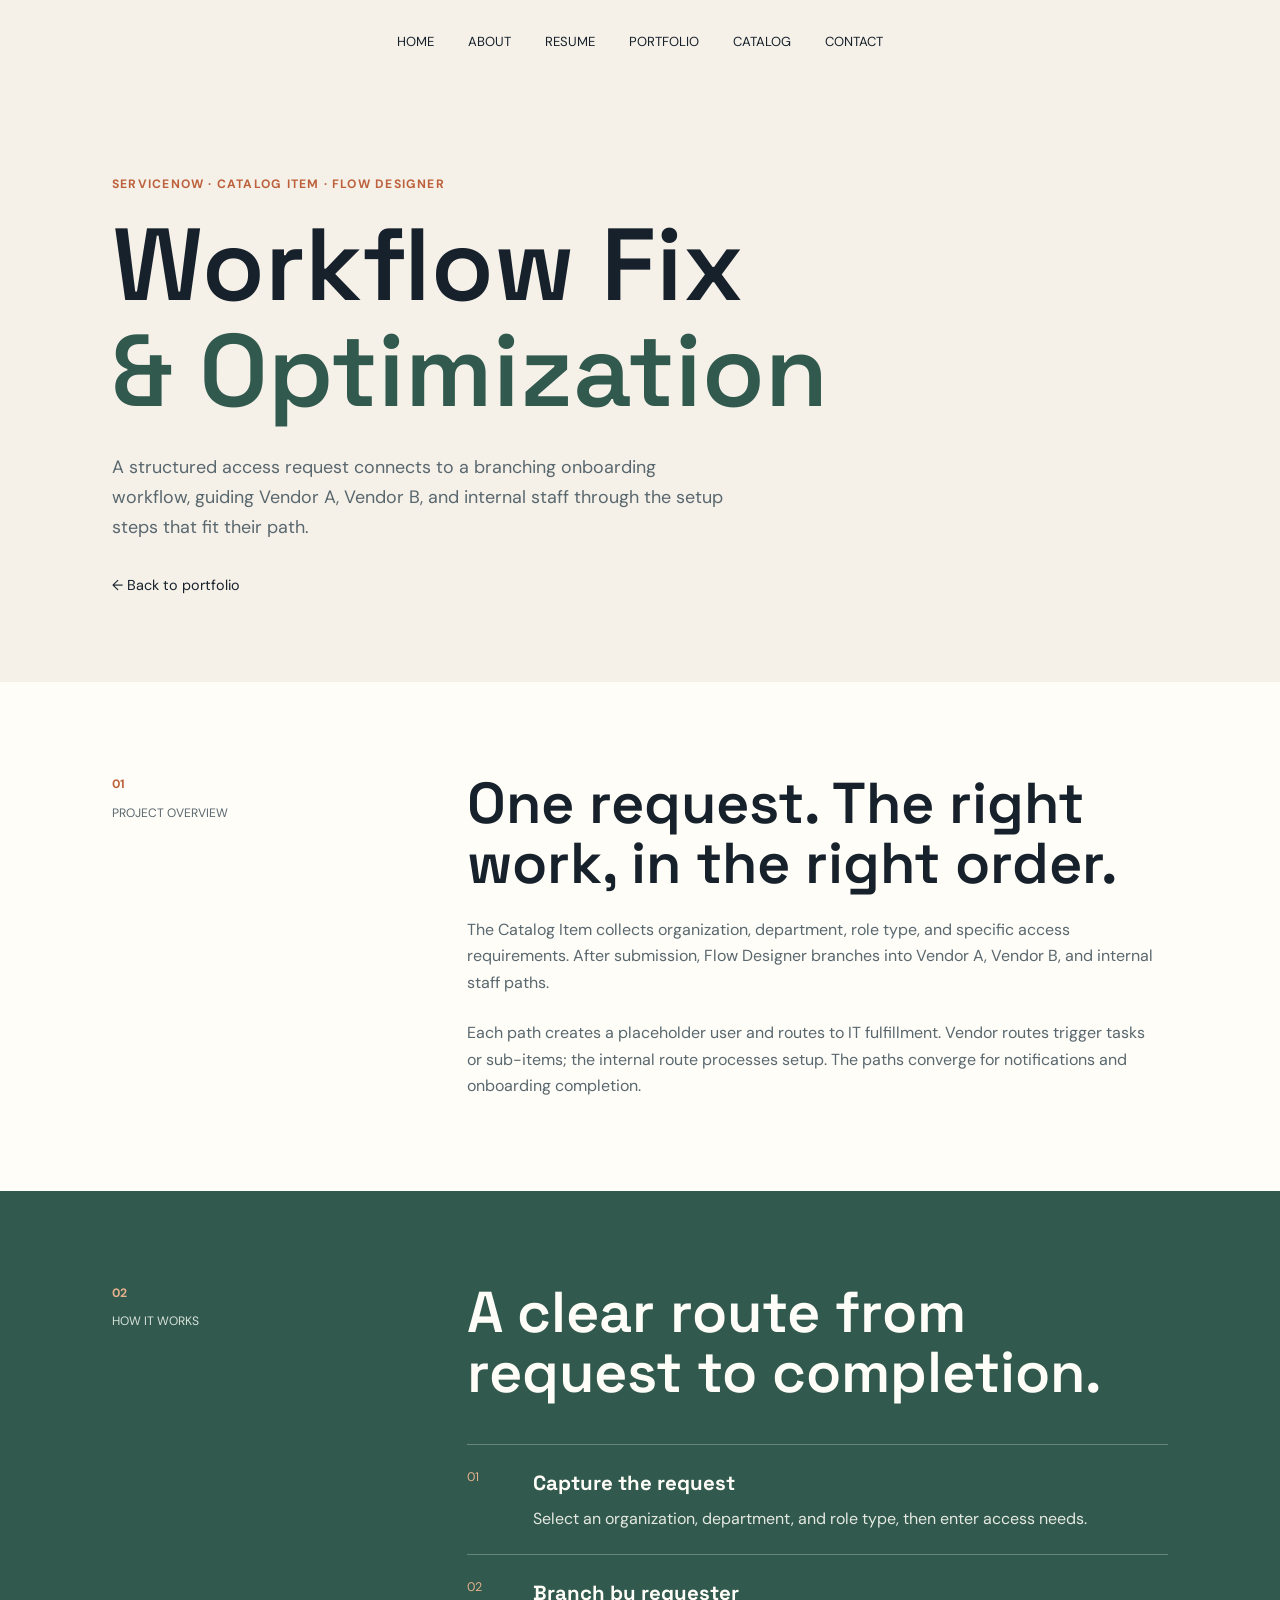
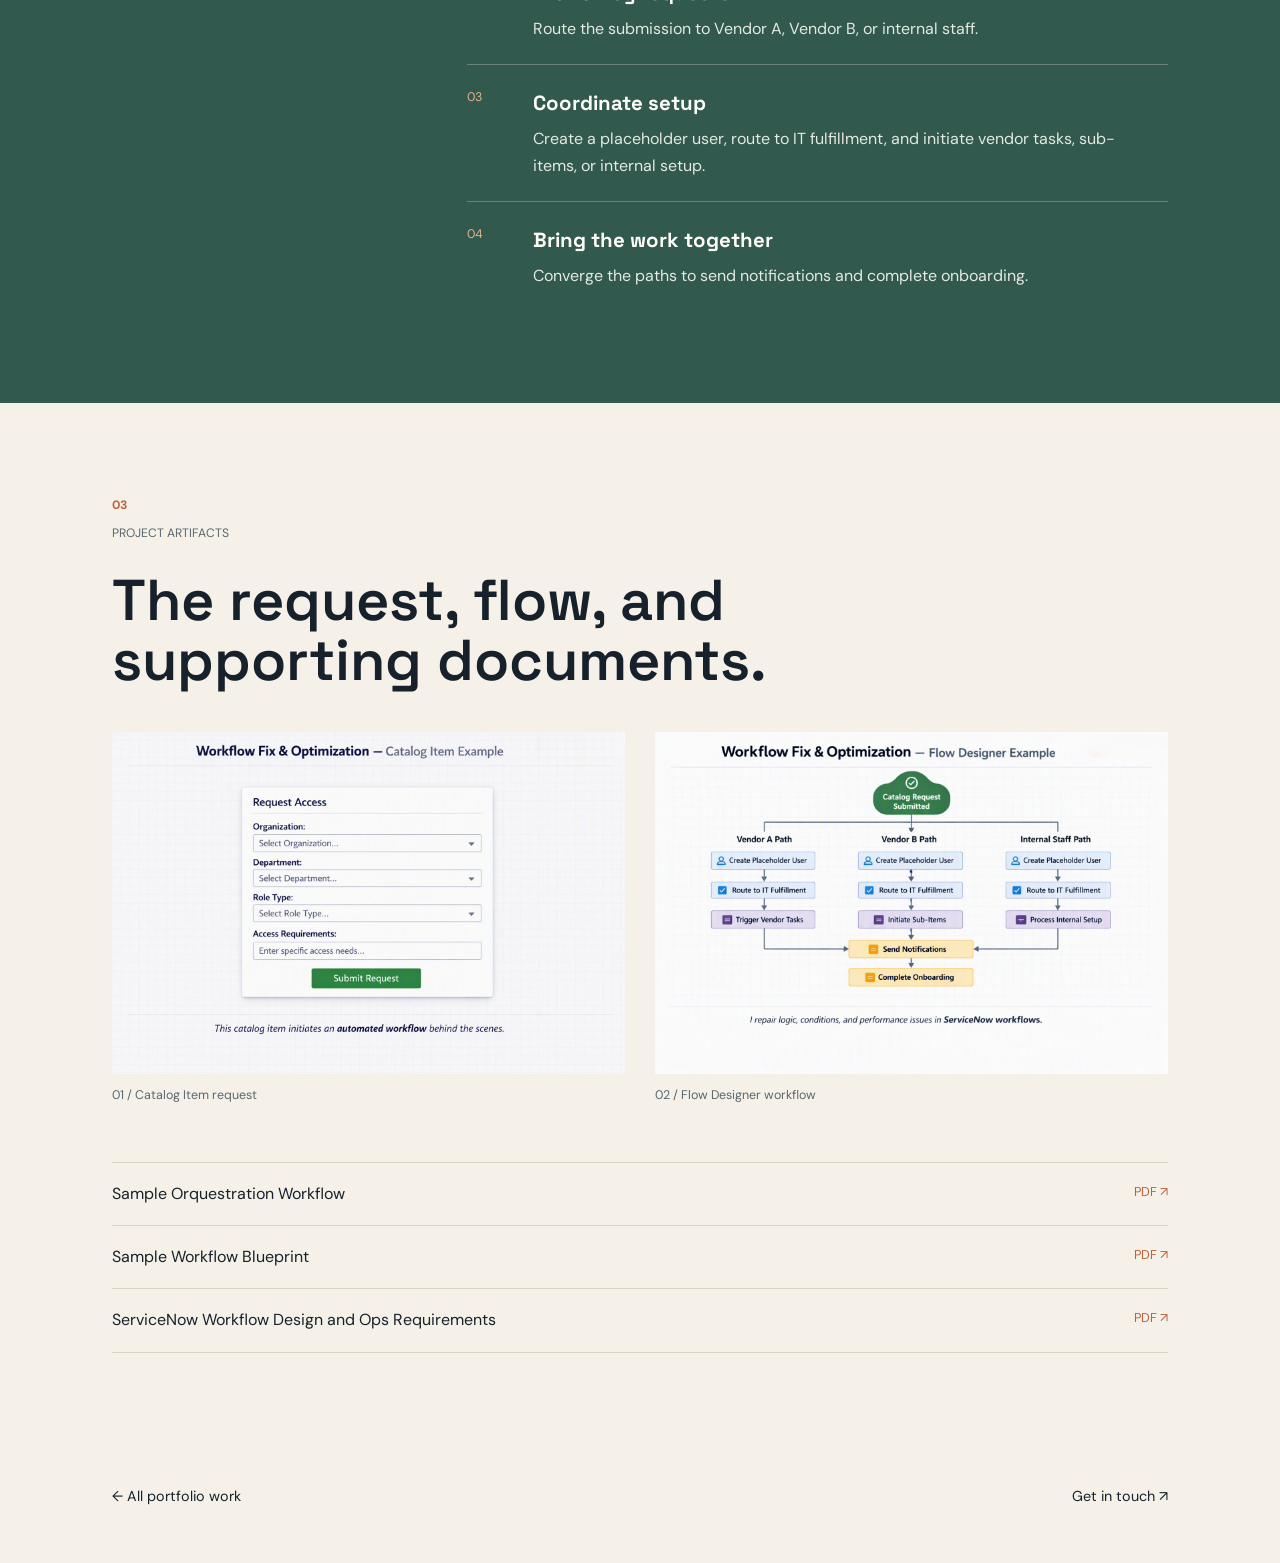
<file: Catalog.html>
<!DOCTYPE html>
<html lang="en">
<head>
	<meta charset="UTF-8">
	<meta name="viewport" content="width=device-width, initial-scale=1.0">
	<meta name="description" content="A ServiceNow catalog request and branching Flow Designer workflow for coordinated onboarding.">
	<title>Workflow Fix &amp; Optimization — D1AMOND1NTTHEROUGH</title>
	<link rel="stylesheet" href="workflow-fix.css">
	<link href="https://fonts.googleapis.com/css2?family=DM+Sans:wght@400;500;600;700&family=Space+Grotesk:wght@500;600;700&display=swap" rel="stylesheet">
</head>
<body>
	<nav aria-label="Main navigation"><ul>
		<li><a href="index.html">Home</a></li><li><a href="about.html">About</a></li>
		<li><a href="resume.html">Resume</a></li><li><a href="portfolio.html">Portfolio</a></li>
		<li><a href="Catalog.html" aria-current="page">Catalog</a></li>
		<li><a href="contact.html">Contact</a></li>
	</ul></nav>
	<main>
		<header class="project-opening">
			<p class="eyebrow">ServiceNow · Catalog Item · Flow Designer</p>
			<h1>Workflow Fix<br><span>&amp; Optimization</span></h1>
			<p class="project-lede">A structured access request connects to a branching onboarding workflow, guiding Vendor A, Vendor B, and internal staff through the setup steps that fit their path.</p>
			<a class="back-link" href="portfolio.html">&#8592; Back to portfolio</a>
		</header>
		<section class="overview" aria-labelledby="overview-title">
			<div class="section-index"><span>01</span><span>Project overview</span></div>
			<div class="overview-copy">
				<h2 id="overview-title">One request. The right work, in the right order.</h2>
				<p>The Catalog Item collects organization, department, role type, and specific access requirements. After submission, Flow Designer branches into Vendor A, Vendor B, and internal staff paths.</p>
				<p>Each path creates a placeholder user and routes to IT fulfillment. Vendor routes trigger tasks or sub-items; the internal route processes setup. The paths converge for notifications and onboarding completion.</p>
			</div>
		</section>
		<section class="workflow-steps" aria-labelledby="workflow-title">
			<div class="section-index"><span>02</span><span>How it works</span></div>
			<div class="workflow-content">
				<h2 id="workflow-title">A clear route from request to completion.</h2>
				<ol>
					<li><span>01</span><div><h3>Capture the request</h3><p>Select an organization, department, and role type, then enter access needs.</p></div></li>
					<li><span>02</span><div><h3>Branch by requester</h3><p>Route the submission to Vendor A, Vendor B, or internal staff.</p></div></li>
					<li><span>03</span><div><h3>Coordinate setup</h3><p>Create a placeholder user, route to IT fulfillment, and initiate vendor tasks, sub-items, or internal setup.</p></div></li>
					<li><span>04</span><div><h3>Bring the work together</h3><p>Converge the paths to send notifications and complete onboarding.</p></div></li>
				</ol>
			</div>
		</section>
		<section class="artifacts" aria-labelledby="artifacts-title">
			<div class="section-index"><span>03</span><span>Project artifacts</span></div>
			<div class="artifact-content">
				<h2 id="artifacts-title">The request, flow, and supporting documents.</h2>
				<div class="artifact-gallery">
					<figure class="artifact">
						<a href="assets/Catelog%20Item%20Example.jpg" target="_blank" rel="noopener noreferrer"><img src="assets/Catelog%20Item%20Example.jpg" alt="Catalog Item access request form with organization, department, role type, and access requirements"></a>
						<figcaption>01 / Catalog Item request</figcaption>
					</figure>
					<figure class="artifact">
						<a href="assets/Flow%20Designer%20Example.jpg" target="_blank" rel="noopener noreferrer"><img src="assets/Flow%20Designer%20Example.jpg" alt="Flow Designer branching workflow for Vendor A, Vendor B, and internal staff onboarding"></a>
						<figcaption>02 / Flow Designer workflow</figcaption>
					</figure>
				</div>
				<div class="document-list" aria-label="Project documents">
					<a href="assets/Sample%20Orquestration%20Wokrflow%29.pdf" target="_blank" rel="noopener noreferrer">Sample Orquestration Workflow <span>PDF &#8599;</span></a>
					<a href="assets/Sample%20Workflow%20Blueprint.pdf" target="_blank" rel="noopener noreferrer">Sample Workflow Blueprint <span>PDF &#8599;</span></a>
					<a href="assets/ServiceNow%20Workflow%20Design%20and%20Ops%20Requirements.pdf" target="_blank" rel="noopener noreferrer">ServiceNow Workflow Design and Ops Requirements <span>PDF &#8599;</span></a>
				</div>
			</div>
		</section>
		<footer class="project-footer"><a href="portfolio.html">&#8592; All portfolio work</a><a href="contact.html">Get in touch &#8599;</a></footer>
	</main>
</body>
</html>
</file>
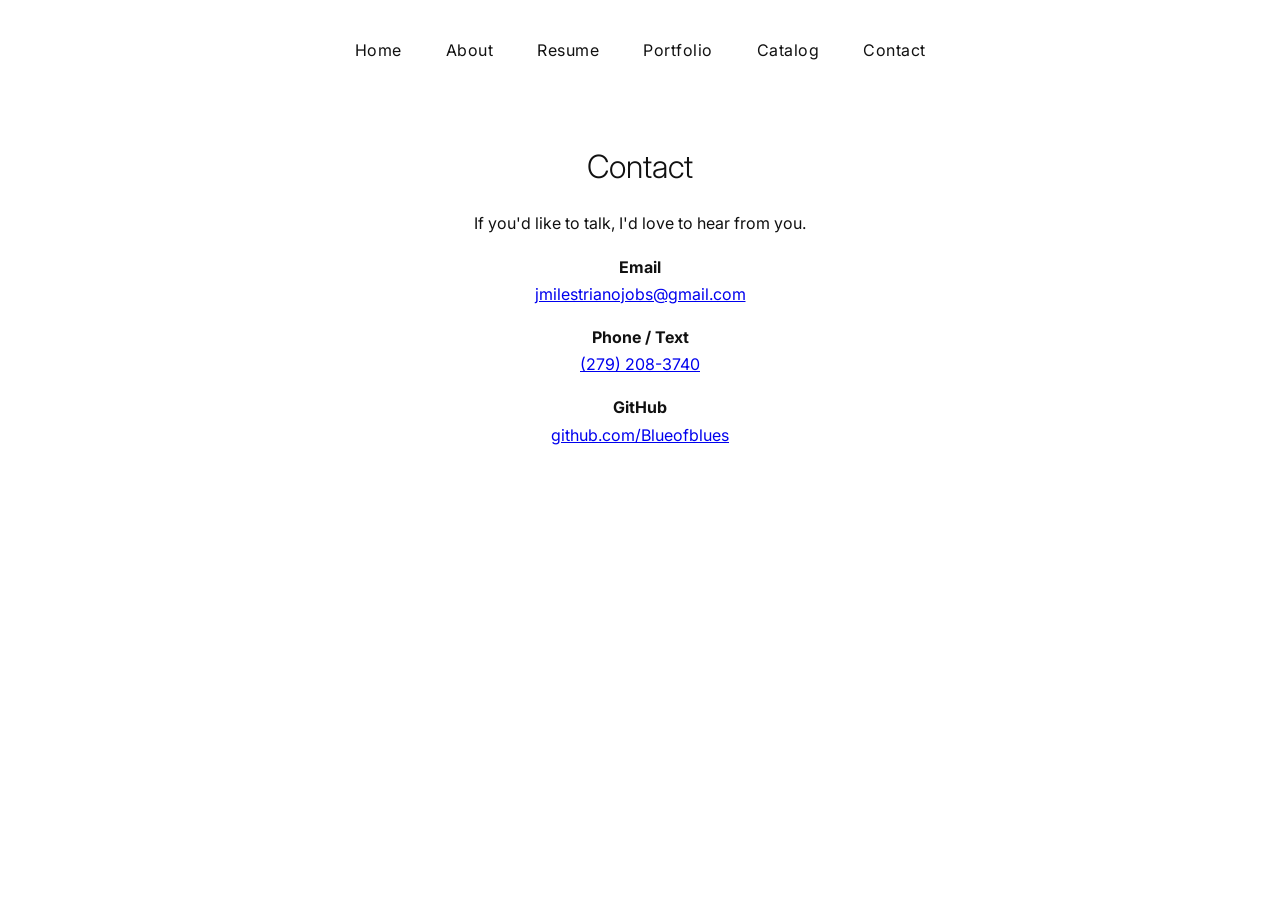
<file: contact.html>
<!DOCTYPE html>
<html lang="en">
<head>
	<meta charset="UTF-8">
	<meta name="viewport" content="width=device-width, initial-scale=1.0">
	<title>Contact — D1AMOND1NTTHEROUGH</title>
	<link rel="stylesheet" href="style.css">
</head>
<body>
	<nav aria-label="Main navigation">
		<ul>
			<li><a href="index.html">Home</a></li>
			<li><a href="about.html">About</a></li>
			<li><a href="resume.html">Resume</a></li>
			<li><a href="portfolio.html">Portfolio</a></li>
			<li><a href="Catalog.html">Catalog</a></li>
			<li><a href="contact.html" aria-current="page">Contact</a></li>
		</ul>
	</nav>

	<main style="max-width: 560px; margin: 80px auto; padding: 0 24px; line-height: 1.7;">
		<h1 style="font-weight: 300; margin-bottom: 8px;">Contact</h1>
		<p>If you'd like to talk, I'd love to hear from you.</p>
		<p>
			<strong>Email</strong><br>
			<a href="mailto:jmilestrianojobs@gmail.com">jmilestrianojobs@gmail.com</a>
		</p>
		<p>
			<strong>Phone / Text</strong><br>
			<a href="tel:+12792083740">(279) 208-3740</a>
		</p>
		<p>
			<strong>GitHub</strong><br>
			<a href="https://github.com/Blueofblues" target="_blank" rel="noopener noreferrer">github.com/Blueofblues</a>
		</p>
	</main>
</body>
</html>
</file>
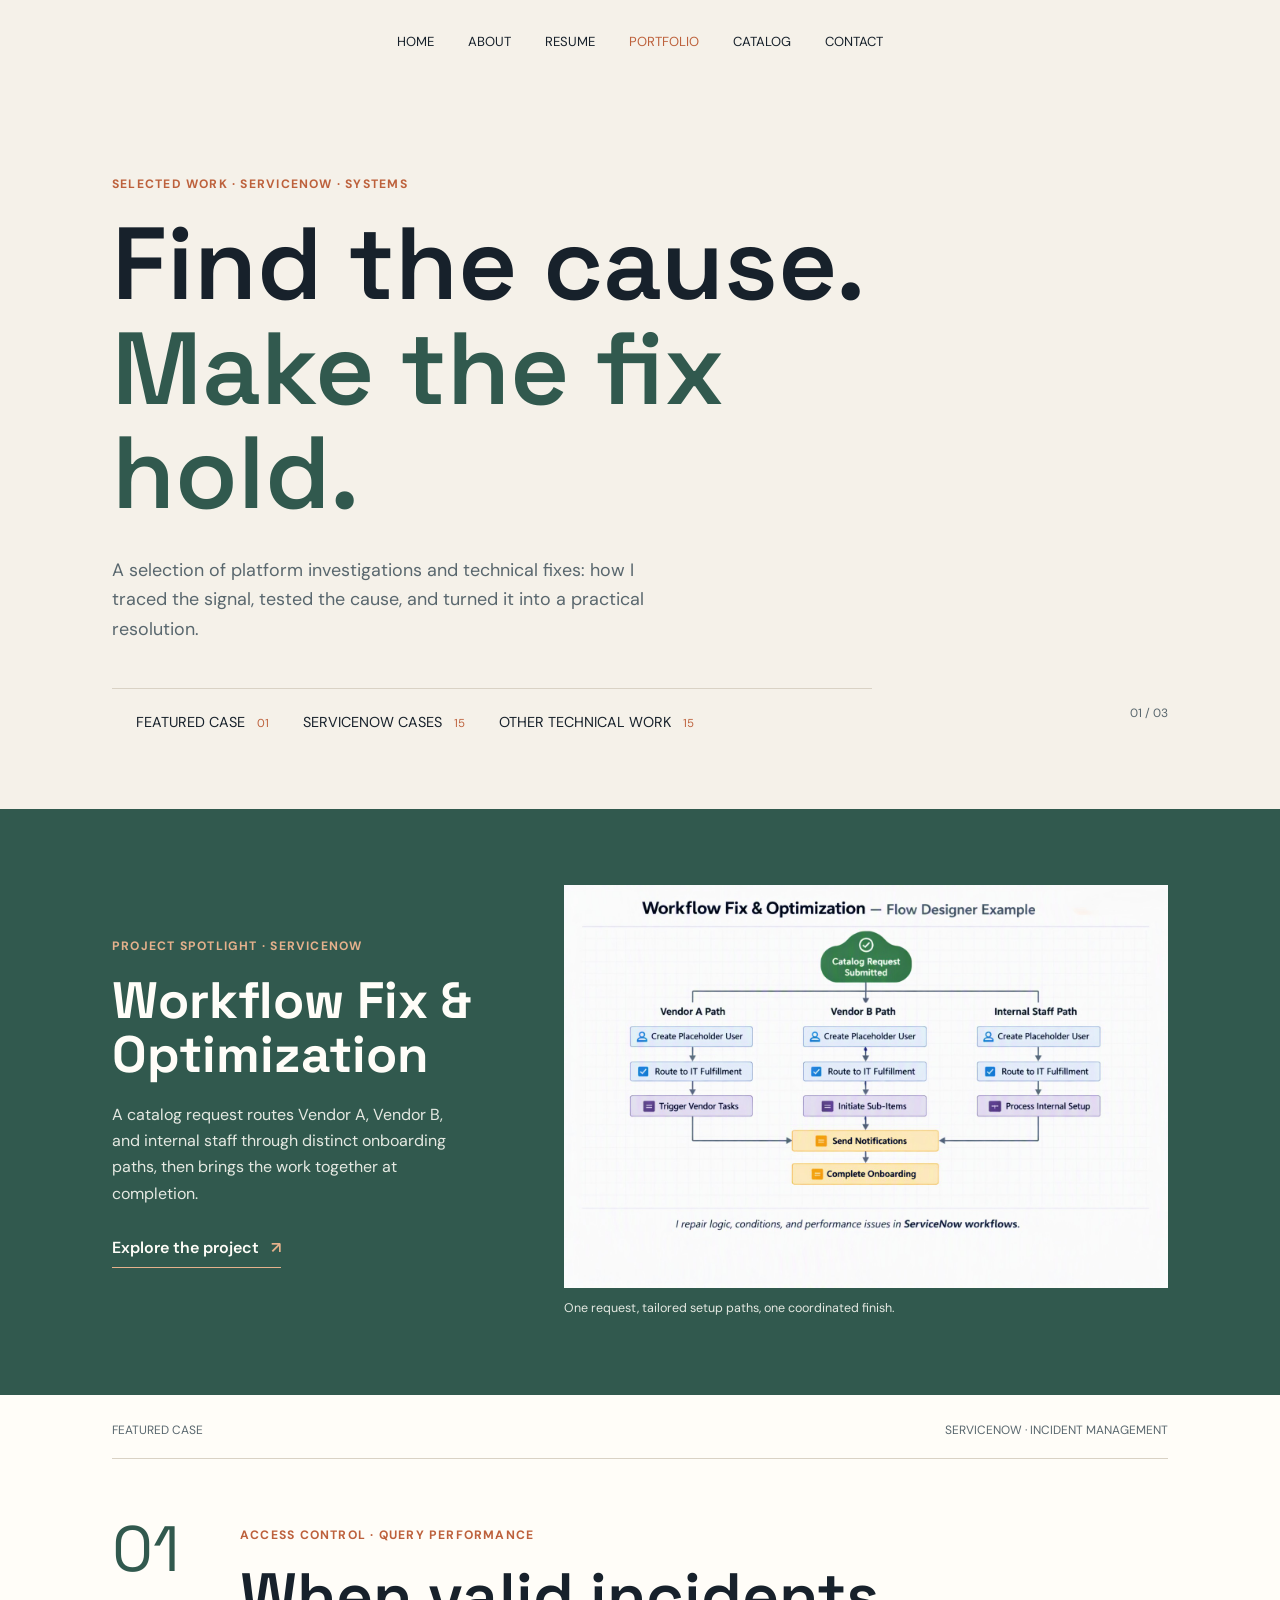
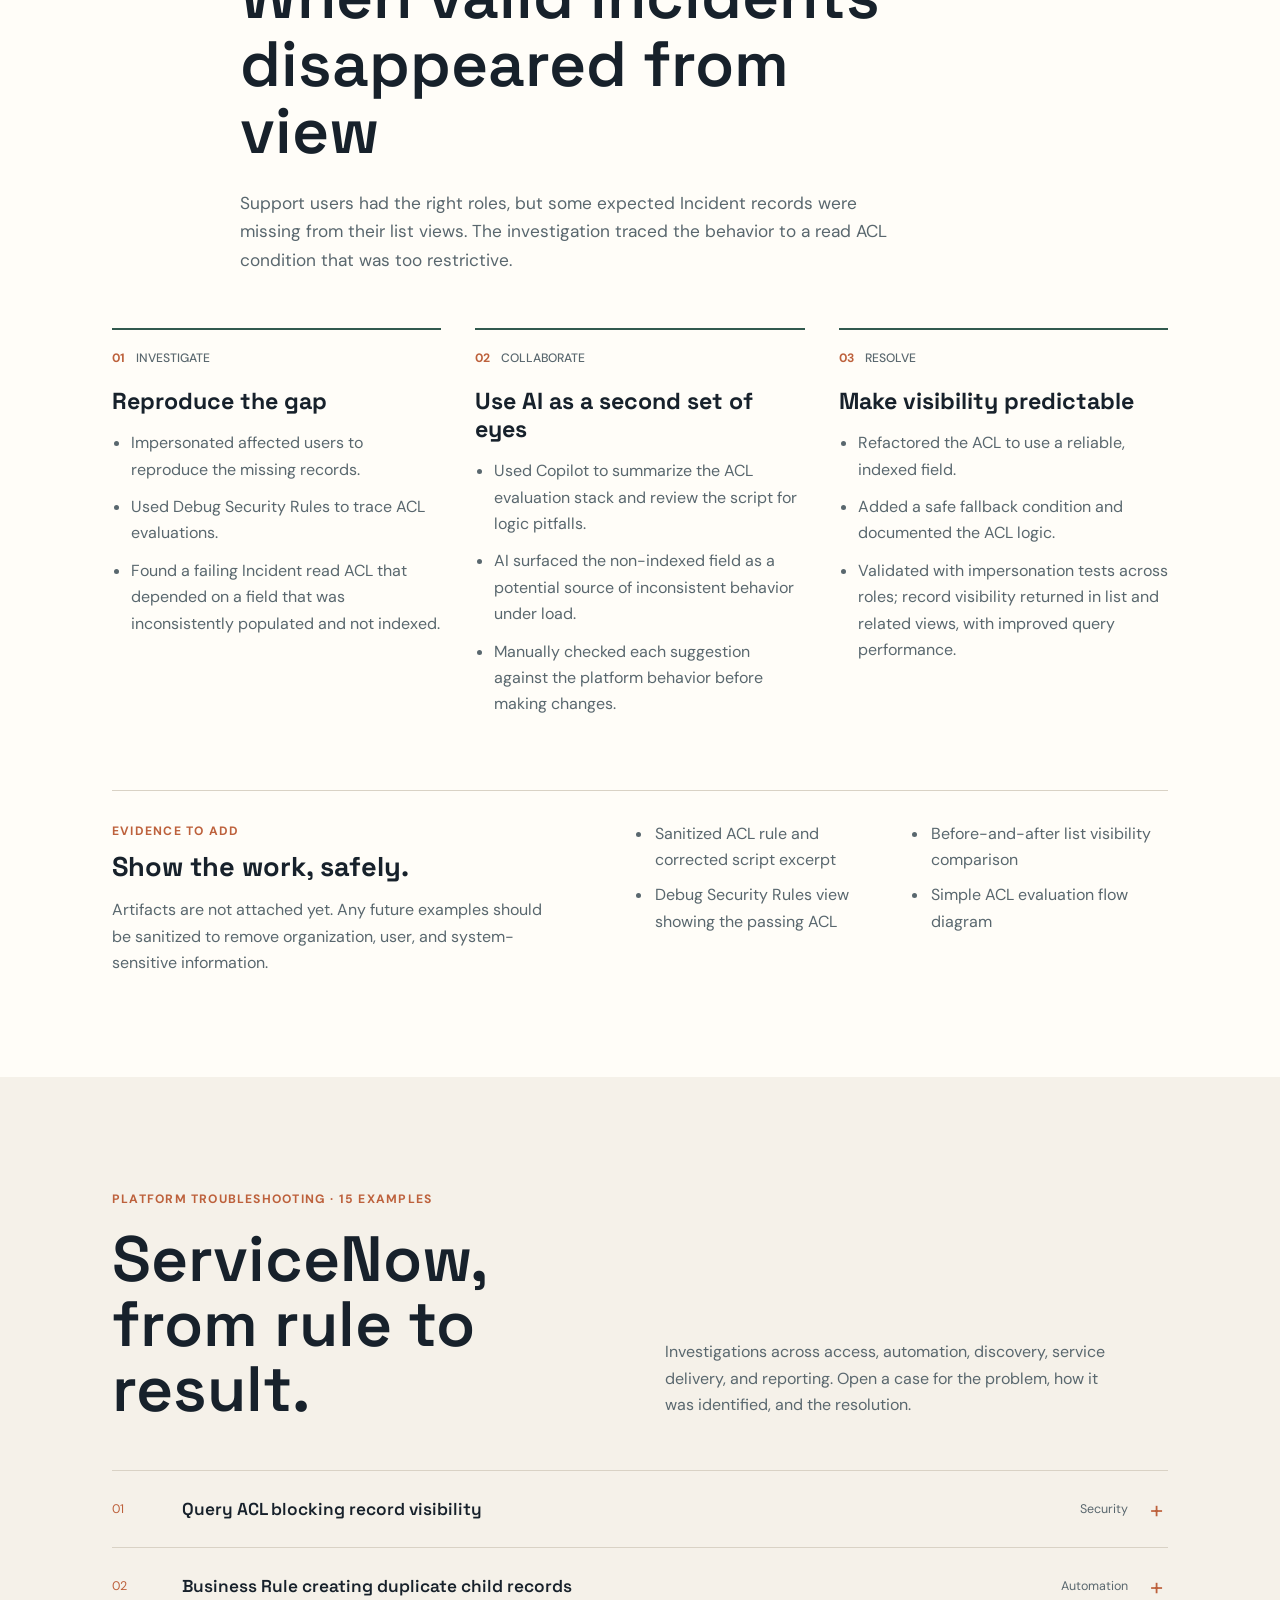
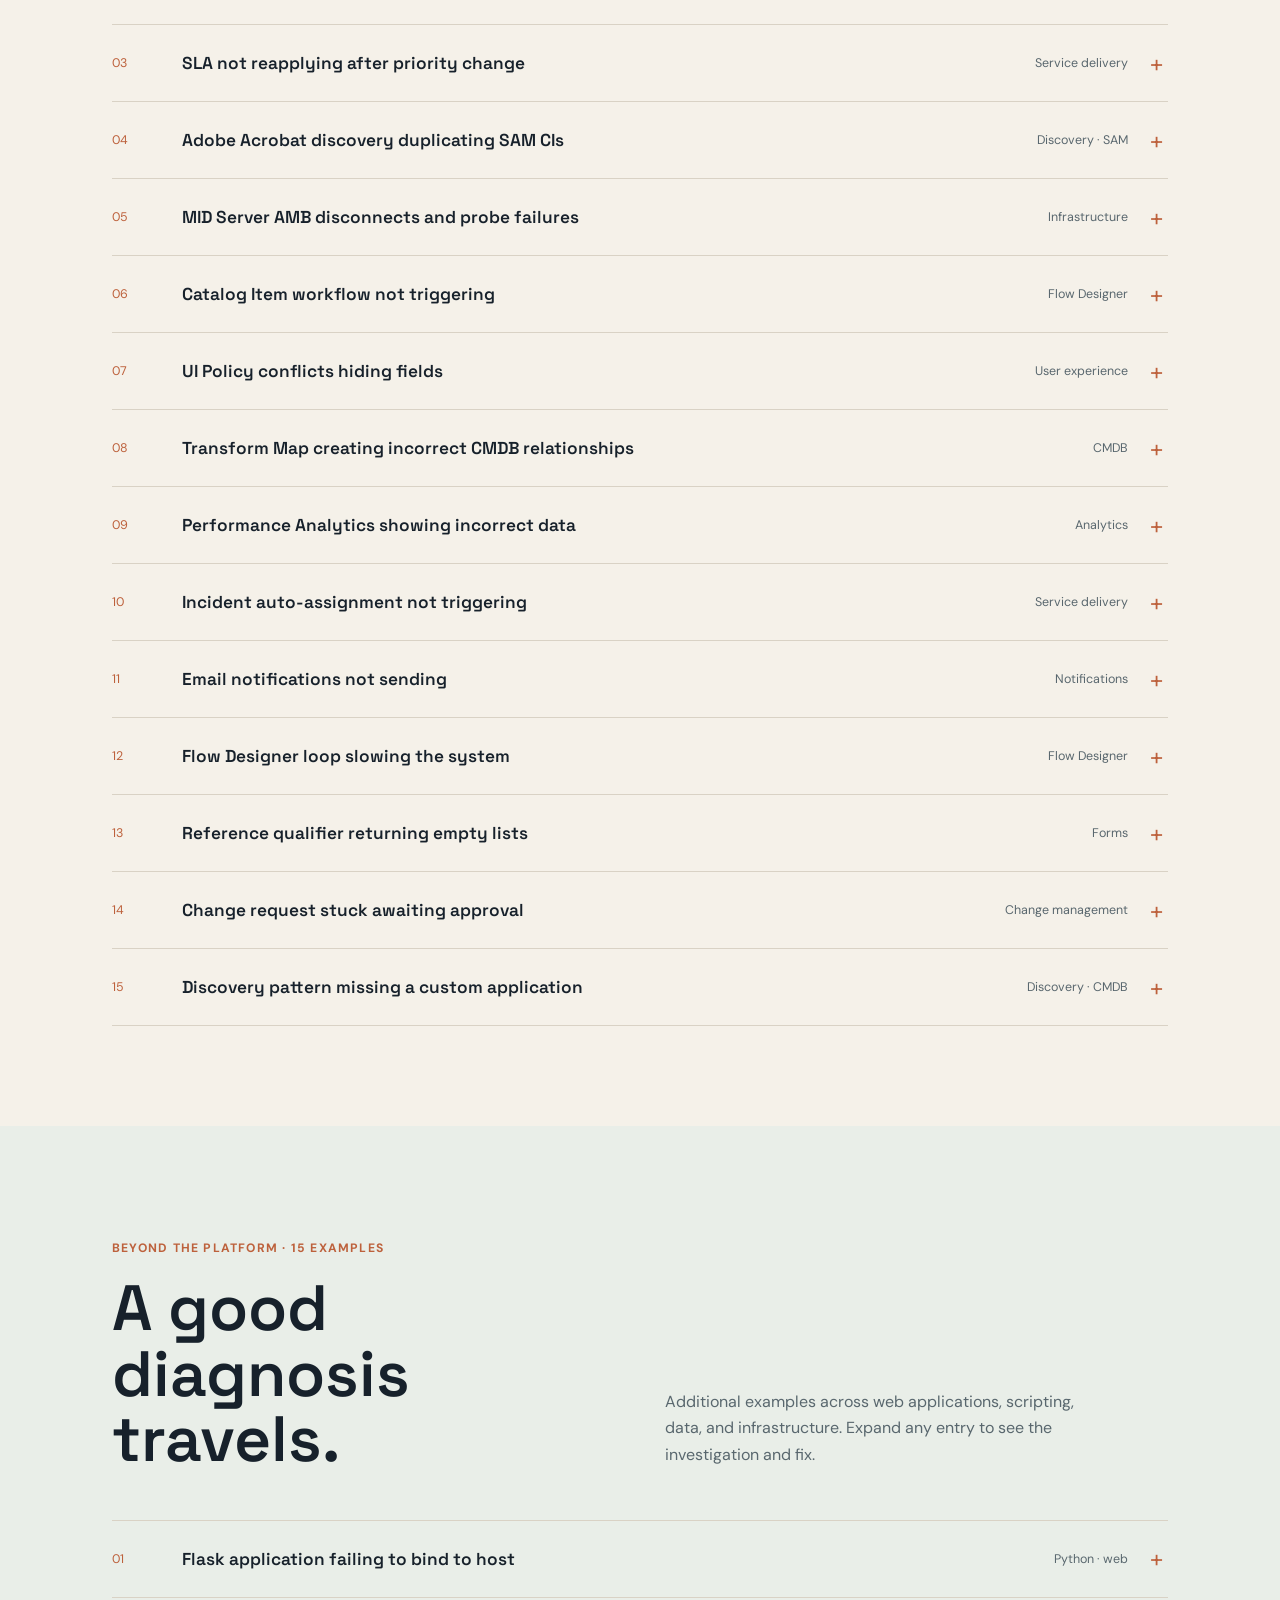
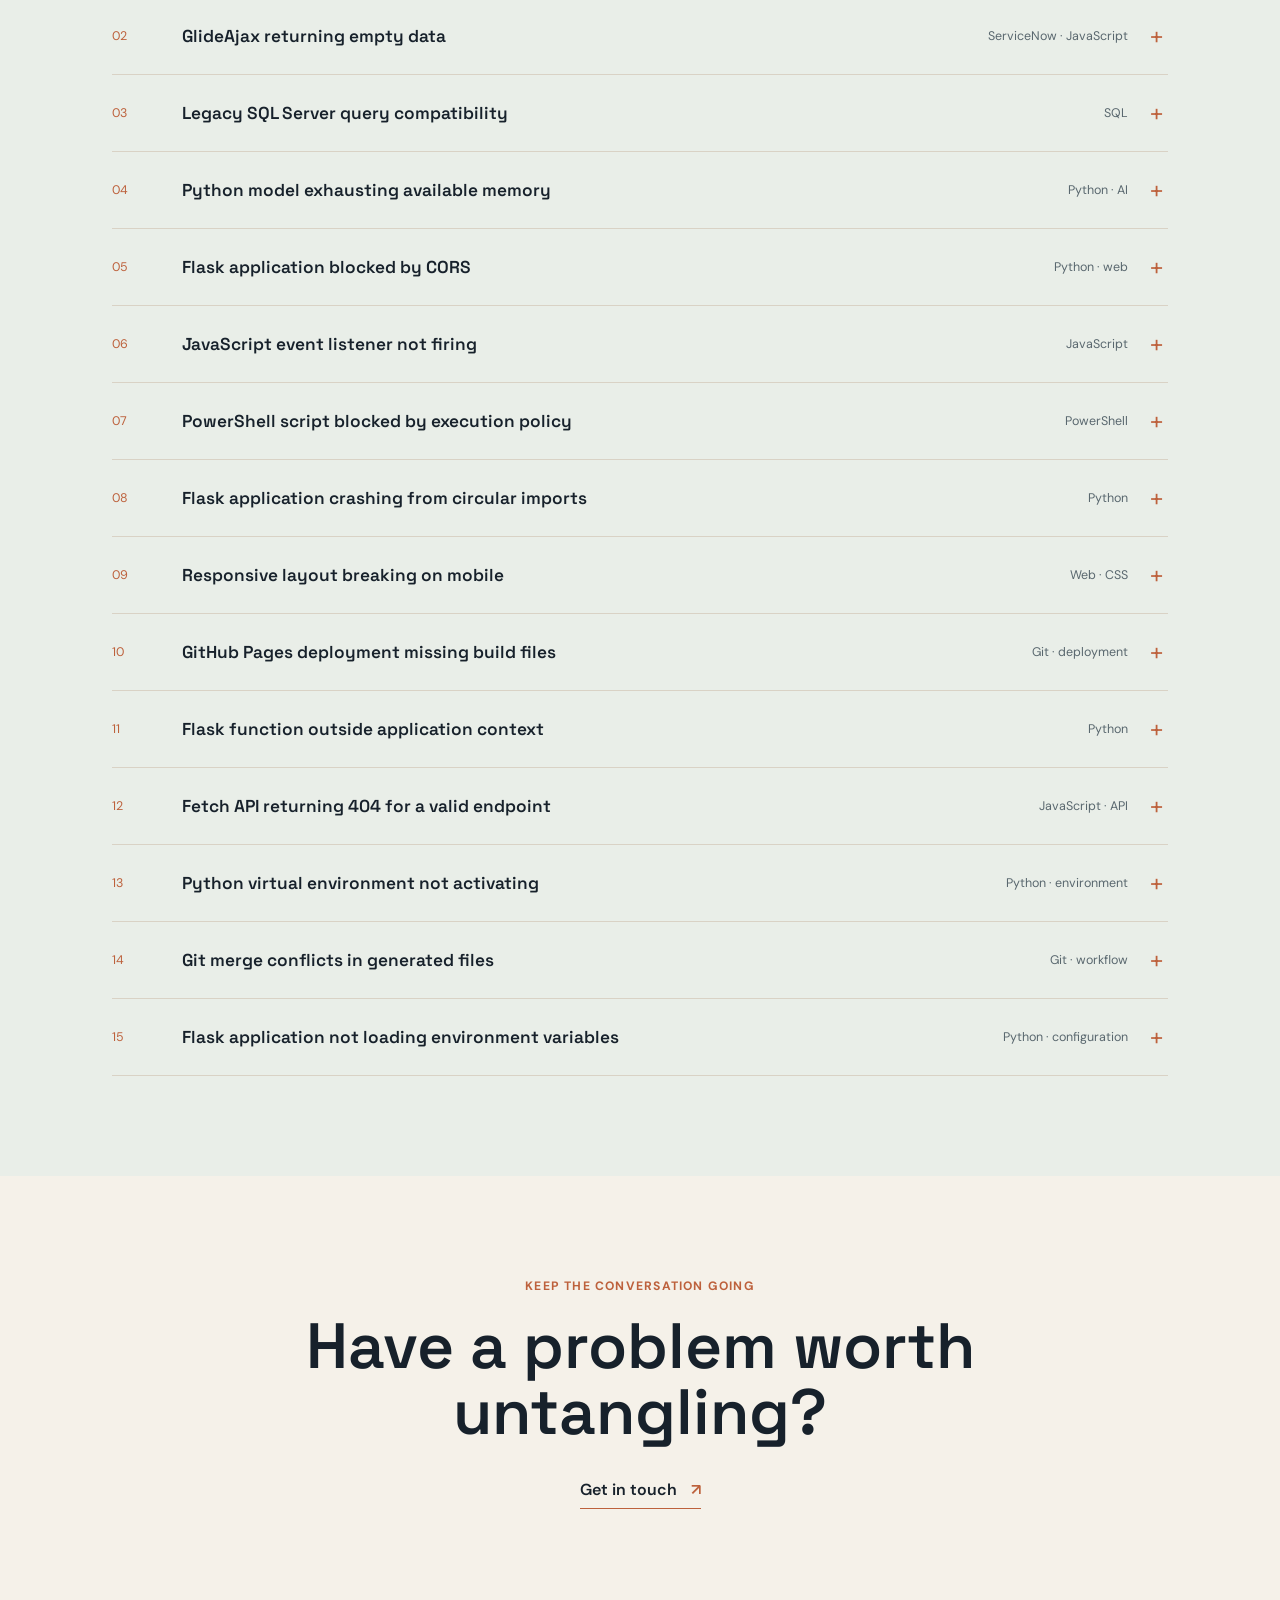
<file: portfolio.html>
<!DOCTYPE html>
<html lang="en">
<head>
	<meta charset="UTF-8">
	<meta name="viewport" content="width=device-width, initial-scale=1.0">
	<meta name="description" content="Selected ServiceNow and technical troubleshooting work by Jason Miles Triano.">
	<title>Portfolio — D1AMOND1NTTHEROUGH</title>
	<link rel="stylesheet" href="portfolio.css">
	<link href="https://fonts.googleapis.com/css2?family=DM+Sans:wght@400;500;600;700&family=Space+Grotesk:wght@500;600;700&display=swap" rel="stylesheet">
</head>
<body>
	<nav aria-label="Main navigation">
		<ul>
			<li><a href="index.html">Home</a></li>
			<li><a href="about.html">About</a></li>
			<li><a href="resume.html">Resume</a></li>
			<li><a href="portfolio.html" aria-current="page">Portfolio</a></li>
			<li><a href="Catalog.html">Catalog</a></li>
			<li><a href="contact.html">Contact</a></li>
		</ul>
	</nav>

	<main>
		<header class="portfolio-opening">
			<p class="eyebrow">Selected work · ServiceNow · systems</p>
			<h1>Find the cause.<br><span>Make the fix hold.</span></h1>
			<p class="opening-copy">A selection of platform investigations and technical fixes: how I traced the signal, tested the cause, and turned it into a practical resolution.</p>
			<nav class="section-links" aria-label="Portfolio sections">
				<a href="#featured">Featured case <span aria-hidden="true">01</span></a>
				<a href="#servicenow">ServiceNow cases <span aria-hidden="true">15</span></a>
				<a href="#technical">Other technical work <span aria-hidden="true">15</span></a>
			</nav>
			<span class="opening-mark" aria-hidden="true">01 / 03</span>
		</header>

		<section class="project-feature" aria-labelledby="workflow-project-title">
			<div class="project-feature-copy">
				<p class="eyebrow">Project spotlight · ServiceNow</p>
				<h2 id="workflow-project-title">Workflow Fix &amp; Optimization</h2>
				<p>A catalog request routes Vendor A, Vendor B, and internal staff through distinct onboarding paths, then brings the work together at completion.</p>
				<a href="Catalog.html">Explore the project <span aria-hidden="true">&#8599;</span></a>
			</div>
			<figure class="project-feature-image">
				<img src="assets/Flow%20Designer%20Example.jpg" alt="ServiceNow flow diagram with vendor and internal staff onboarding paths">
				<figcaption>One request, tailored setup paths, one coordinated finish.</figcaption>
			</figure>
		</section>

		<section class="featured" id="featured" aria-labelledby="featured-title">
			<div class="section-label"><span>Featured case</span><span>ServiceNow · Incident Management</span></div>
			<div class="featured-heading">
				<p class="case-number">01</p>
				<div>
					<p class="eyebrow">Access control · query performance</p>
					<h2 id="featured-title">When valid incidents disappeared from view</h2>
					<p class="featured-summary">Support users had the right roles, but some expected Incident records were missing from their list views. The investigation traced the behavior to a read ACL condition that was too restrictive.</p>
				</div>
			</div>

			<div class="case-grid">
				<article class="case-step">
					<p class="step-label">01 <span>Investigate</span></p>
					<h3>Reproduce the gap</h3>
					<ul>
						<li>Impersonated affected users to reproduce the missing records.</li>
						<li>Used Debug Security Rules to trace ACL evaluations.</li>
						<li>Found a failing Incident read ACL that depended on a field that was inconsistently populated and not indexed.</li>
					</ul>
				</article>
				<article class="case-step">
					<p class="step-label">02 <span>Collaborate</span></p>
					<h3>Use AI as a second set of eyes</h3>
					<ul>
						<li>Used Copilot to summarize the ACL evaluation stack and review the script for logic pitfalls.</li>
						<li>AI surfaced the non-indexed field as a potential source of inconsistent behavior under load.</li>
						<li>Manually checked each suggestion against the platform behavior before making changes.</li>
					</ul>
				</article>
				<article class="case-step">
					<p class="step-label">03 <span>Resolve</span></p>
					<h3>Make visibility predictable</h3>
					<ul>
						<li>Refactored the ACL to use a reliable, indexed field.</li>
						<li>Added a safe fallback condition and documented the ACL logic.</li>
						<li>Validated with impersonation tests across roles; record visibility returned in list and related views, with improved query performance.</li>
					</ul>
				</article>
			</div>

			<aside class="evidence-note">
				<div>
					<p class="eyebrow">Evidence to add</p>
					<h3>Show the work, safely.</h3>
					<p>Artifacts are not attached yet. Any future examples should be sanitized to remove organization, user, and system-sensitive information.</p>
				</div>
				<ul>
					<li>Sanitized ACL rule and corrected script excerpt</li>
					<li>Debug Security Rules view showing the passing ACL</li>
					<li>Before-and-after list visibility comparison</li>
					<li>Simple ACL evaluation flow diagram</li>
				</ul>
			</aside>
		</section>

		<section class="work-section" id="servicenow" aria-labelledby="servicenow-title">
			<header class="work-heading">
				<p class="eyebrow">Platform troubleshooting · 15 examples</p>
				<h2 id="servicenow-title">ServiceNow, from rule to result.</h2>
				<p>Investigations across access, automation, discovery, service delivery, and reporting. Open a case for the problem, how it was identified, and the resolution.</p>
			</header>

			<div class="case-list">
				<details class="work-item">
					<summary><span class="item-number">01</span><span class="item-title">Query ACL blocking record visibility</span><span class="item-category">Security</span></summary>
					<div class="item-body"><p><strong>Problem</strong> Users could not see expected records despite having the right roles.</p><p><strong>Identification</strong> Impersonation and ACL logs exposed a failing read ACL with a condition referencing a non-indexed field.</p><p><strong>Resolution</strong> Refactored the ACL to use an indexed field, added a safe server-side filter, and validated visibility with impersonation tests.</p></div>
				</details>
				<details class="work-item">
					<summary><span class="item-number">02</span><span class="item-title">Business Rule creating duplicate child records</span><span class="item-category">Automation</span></summary>
					<div class="item-body"><p><strong>Problem</strong> A synchronous Business Rule created duplicate child records under high concurrency.</p><p><strong>Identification</strong> Execution order and system logs revealed a race-condition pattern.</p><p><strong>Resolution</strong> Added an existing-record guard, moved safe logic to an async rule, and applied transaction-safe GlideRecord patterns.</p></div>
				</details>
				<details class="work-item">
					<summary><span class="item-number">03</span><span class="item-title">SLA not reapplying after priority change</span><span class="item-category">Service delivery</span></summary>
					<div class="item-body"><p><strong>Problem</strong> SLA timers did not restart when Incident priority changed, producing incorrect breach calculations.</p><p><strong>Identification</strong> Mapped the Priority-to-SLA matrix, audited definitions, and tested priority transitions in development.</p><p><strong>Resolution</strong> Updated SLA conditions, added a Business Rule to reapply SLAs on priority change, and validated all priority permutations.</p></div>
				</details>
				<details class="work-item">
					<summary><span class="item-number">04</span><span class="item-title">Adobe Acrobat discovery duplicating SAM CIs</span><span class="item-category">Discovery · SAM</span></summary>
					<div class="item-body"><p><strong>Problem</strong> Discovery created duplicate Acrobat CIs, disrupting SAM license counts.</p><p><strong>Identification</strong> MID logs, discovery patterns, and normalization rules showed inconsistent product naming.</p><p><strong>Resolution</strong> Updated Software Recognition rules, added a normalization regex and reconciliation key, then validated with targeted discovery.</p></div>
				</details>
				<details class="work-item">
					<summary><span class="item-number">05</span><span class="item-title">MID Server AMB disconnects and probe failures</span><span class="item-category">Infrastructure</span></summary>
					<div class="item-body"><p><strong>Problem</strong> Intermittent Agent Message Bus disconnects caused probe failures.</p><p><strong>Identification</strong> Reviewed MID logs and AMB traces; investigated MTU, Java memory, and certificate issues.</p><p><strong>Resolution</strong> Adjusted JVM memory, rotated certificates, corrected firewall rules, and added monitoring for disconnect patterns.</p></div>
				</details>
				<details class="work-item">
					<summary><span class="item-number">06</span><span class="item-title">Catalog Item workflow not triggering</span><span class="item-category">Flow Designer</span></summary>
					<div class="item-body"><p><strong>Problem</strong> A Catalog Item submission did not start its workflow.</p><p><strong>Identification</strong> Flow Designer logs revealed a missing trigger condition and a broken reference field.</p><p><strong>Resolution</strong> Repaired the reference mapping, corrected the trigger condition, and validated with test submissions.</p></div>
				</details>
				<details class="work-item">
					<summary><span class="item-number">07</span><span class="item-title">UI Policy conflicts hiding fields</span><span class="item-category">User experience</span></summary>
					<div class="item-body"><p><strong>Problem</strong> Overlapping UI Policies made fields unexpectedly hidden or read-only.</p><p><strong>Identification</strong> Policy diagnostics and condition reviews exposed conflicting reverse actions.</p><p><strong>Resolution</strong> Consolidated policies, removed redundant conditions, and introduced a single master policy with clear logic.</p></div>
				</details>
				<details class="work-item">
					<summary><span class="item-number">08</span><span class="item-title">Transform Map creating incorrect CMDB relationships</span><span class="item-category">CMDB</span></summary>
					<div class="item-body"><p><strong>Problem</strong> Import sets created incorrect CI relationships because of a faulty Transform Map script.</p><p><strong>Identification</strong> Import logs and relationship records led to an incorrect parent lookup.</p><p><strong>Resolution</strong> Rewrote the script to use stable identifiers, added validation, and reran the import.</p></div>
				</details>
				<details class="work-item">
					<summary><span class="item-number">09</span><span class="item-title">Performance Analytics showing incorrect data</span><span class="item-category">Analytics</span></summary>
					<div class="item-body"><p><strong>Problem</strong> Dashboards showed outdated or inconsistent metrics.</p><p><strong>Identification</strong> Indicator sources, breakdowns, and schedules pointed to a misconfigured data collector.</p><p><strong>Resolution</strong> Corrected indicator sources and breakdown mappings, then rescheduled collectors.</p></div>
				</details>
				<details class="work-item">
					<summary><span class="item-number">10</span><span class="item-title">Incident auto-assignment not triggering</span><span class="item-category">Service delivery</span></summary>
					<div class="item-body"><p><strong>Problem</strong> Incidents were not routing to assignment groups automatically.</p><p><strong>Identification</strong> Assignment Rule and group criteria reviews exposed a missing field dependency.</p><p><strong>Resolution</strong> Updated rule conditions, added a fallback rule, and validated with impersonation and test incidents.</p></div>
				</details>
				<details class="work-item">
					<summary><span class="item-number">11</span><span class="item-title">Email notifications not sending</span><span class="item-category">Notifications</span></summary>
					<div class="item-body"><p><strong>Problem</strong> Approval and update notifications did not reach users.</p><p><strong>Identification</strong> Notification logs showed a malformed condition and an inactive event.</p><p><strong>Resolution</strong> Repaired the condition, reactivated the event, and tested with sample records.</p></div>
				</details>
				<details class="work-item">
					<summary><span class="item-number">12</span><span class="item-title">Flow Designer loop slowing the system</span><span class="item-category">Flow Designer</span></summary>
					<div class="item-body"><p><strong>Problem</strong> A Flow Designer loop repeatedly triggered itself and degraded performance.</p><p><strong>Identification</strong> Execution logs revealed a recursive condition.</p><p><strong>Resolution</strong> Added guard conditions, stopped the recursion, and optimized the flow path.</p></div>
				</details>
				<details class="work-item">
					<summary><span class="item-number">13</span><span class="item-title">Reference qualifier returning empty lists</span><span class="item-category">Forms</span></summary>
					<div class="item-body"><p><strong>Problem</strong> A reference field offered no selectable options.</p><p><strong>Identification</strong> Qualifier debugging found a GlideRecord query referencing a null variable.</p><p><strong>Resolution</strong> Corrected the variable reference, added null checks, and validated on form load.</p></div>
				</details>
				<details class="work-item">
					<summary><span class="item-number">14</span><span class="item-title">Change request stuck awaiting approval</span><span class="item-category">Change management</span></summary>
					<div class="item-body"><p><strong>Problem</strong> Change requests stalled because an approval script failed silently.</p><p><strong>Identification</strong> Workflow context showed a script action throwing an unlogged error.</p><p><strong>Resolution</strong> Rewrote the approval script, added logging, and tested multiple approval paths.</p></div>
				</details>
				<details class="work-item">
					<summary><span class="item-number">15</span><span class="item-title">Discovery pattern missing a custom application</span><span class="item-category">Discovery · CMDB</span></summary>
					<div class="item-body"><p><strong>Problem</strong> A custom application was not discovered, leaving gaps in the CMDB.</p><p><strong>Identification</strong> Pattern-step review found missing process signatures.</p><p><strong>Resolution</strong> Added custom signatures, updated pattern logic, and validated with targeted discovery.</p></div>
				</details>
			</div>
		</section>

		<section class="work-section technical-section" id="technical" aria-labelledby="technical-title">
			<header class="work-heading">
				<p class="eyebrow">Beyond the platform · 15 examples</p>
				<h2 id="technical-title">A good diagnosis travels.</h2>
				<p>Additional examples across web applications, scripting, data, and infrastructure. Expand any entry to see the investigation and fix.</p>
			</header>
			<div class="case-list">
				<details class="work-item"><summary><span class="item-number">01</span><span class="item-title">Flask application failing to bind to host</span><span class="item-category">Python · web</span></summary><div class="item-body"><p><strong>Problem</strong> The app accepted connections only on localhost.</p><p><strong>Identification</strong> Checked the run command, firewall rules, and host binding.</p><p><strong>Resolution</strong> Set the host binding to <code>0.0.0.0</code>, corrected firewall rules, and validated external access.</p></div></details>
				<details class="work-item"><summary><span class="item-number">02</span><span class="item-title">GlideAjax returning empty data</span><span class="item-category">ServiceNow · JavaScript</span></summary><div class="item-body"><p><strong>Problem</strong> A GlideAjax call returned no data although the Script Include worked server-side.</p><p><strong>Identification</strong> Checked client-callable configuration, class name, and AJAX payload.</p><p><strong>Resolution</strong> Enabled client calling, corrected the class-name mismatch, and verified the response in browser developer tools.</p></div></details>
				<details class="work-item"><summary><span class="item-number">03</span><span class="item-title">Legacy SQL Server query compatibility</span><span class="item-category">SQL</span></summary><div class="item-body"><p><strong>Problem</strong> A SQL Server 6.5-era query failed on a modern engine because it used deprecated syntax.</p><p><strong>Identification</strong> Reviewed the query syntax and database compatibility mode.</p><p><strong>Resolution</strong> Rewrote the query with ANSI joins and enabled the required compatibility mode.</p></div></details>
				<details class="work-item"><summary><span class="item-number">04</span><span class="item-title">Python model exhausting available memory</span><span class="item-category">Python · AI</span></summary><div class="item-body"><p><strong>Problem</strong> A custom model crashed during training due to memory exhaustion.</p><p><strong>Identification</strong> Reviewed batch size, model architecture, and GPU/CPU memory use.</p><p><strong>Resolution</strong> Reduced batch size, optimized data loading, and applied gradient checkpointing.</p></div></details>
				<details class="work-item"><summary><span class="item-number">05</span><span class="item-title">Flask application blocked by CORS</span><span class="item-category">Python · web</span></summary><div class="item-body"><p><strong>Problem</strong> Browser requests were blocked because the expected CORS headers were missing.</p><p><strong>Identification</strong> Network logs confirmed the missing <code>Access-Control-Allow-Origin</code> header.</p><p><strong>Resolution</strong> Added Flask-CORS middleware and configured allowed origins.</p></div></details>
				<details class="work-item"><summary><span class="item-number">06</span><span class="item-title">JavaScript event listener not firing</span><span class="item-category">JavaScript</span></summary><div class="item-body"><p><strong>Problem</strong> A button click did not trigger its expected action.</p><p><strong>Identification</strong> Checked DOM load timing, element IDs, and script placement.</p><p><strong>Resolution</strong> Corrected the element ID, moved the script to the page end, and initialized the listener after DOM content loaded.</p></div></details>
				<details class="work-item"><summary><span class="item-number">07</span><span class="item-title">PowerShell script blocked by execution policy</span><span class="item-category">PowerShell</span></summary><div class="item-body"><p><strong>Problem</strong> A PowerShell automation script would not run under the configured execution policy.</p><p><strong>Identification</strong> Checked the active policy and confirmed it was Restricted.</p><p><strong>Resolution</strong> Applied an approved RemoteSigned policy and signed the script.</p></div></details>
				<details class="work-item"><summary><span class="item-number">08</span><span class="item-title">Flask application crashing from circular imports</span><span class="item-category">Python</span></summary><div class="item-body"><p><strong>Problem</strong> The app crashed at startup due to circular imports between modules.</p><p><strong>Identification</strong> Traced import paths and found mutual dependencies.</p><p><strong>Resolution</strong> Moved shared logic into a separate module and removed circular references.</p></div></details>
				<details class="work-item"><summary><span class="item-number">09</span><span class="item-title">Responsive layout breaking on mobile</span><span class="item-category">Web · CSS</span></summary><div class="item-body"><p><strong>Problem</strong> A responsive layout collapsed incorrectly on mobile screens.</p><p><strong>Identification</strong> Reviewed the viewport meta tag, media queries, and flexbox rules.</p><p><strong>Resolution</strong> Added the viewport meta tag, corrected flex direction, and adjusted breakpoints.</p></div></details>
				<details class="work-item"><summary><span class="item-number">10</span><span class="item-title">GitHub Pages deployment missing build files</span><span class="item-category">Git · deployment</span></summary><div class="item-body"><p><strong>Problem</strong> A GitHub Pages deployment failed because build artifacts were missing.</p><p><strong>Identification</strong> Build logs showed the expected <code>/dist</code> folder was absent.</p><p><strong>Resolution</strong> Updated the build pipeline and output directory, then redeployed.</p></div></details>
				<details class="work-item"><summary><span class="item-number">11</span><span class="item-title">Flask function outside application context</span><span class="item-category">Python</span></summary><div class="item-body"><p><strong>Problem</strong> A Flask function accessed <code>current_app</code> without an active application context.</p><p><strong>Identification</strong> Traced the call stack to logic running before application initialization.</p><p><strong>Resolution</strong> Used the application context for the operation and moved initialization to the correct point.</p></div></details>
				<details class="work-item"><summary><span class="item-number">12</span><span class="item-title">Fetch API returning 404 for a valid endpoint</span><span class="item-category">JavaScript · API</span></summary><div class="item-body"><p><strong>Problem</strong> Fetch requests returned 404 even though the endpoint worked in Postman.</p><p><strong>Identification</strong> Checked request paths, base URLs, and relative versus absolute routing.</p><p><strong>Resolution</strong> Corrected the Fetch URL to use the full endpoint and validated it in browser developer tools.</p></div></details>
				<details class="work-item"><summary><span class="item-number">13</span><span class="item-title">Python virtual environment not activating</span><span class="item-category">Python · environment</span></summary><div class="item-body"><p><strong>Problem</strong> The virtual environment would not activate due to shell configuration.</p><p><strong>Identification</strong> Checked shell type, PATH, and activation script location.</p><p><strong>Resolution</strong> Updated the shell profile, corrected PATH, and activated the environment.</p></div></details>
				<details class="work-item"><summary><span class="item-number">14</span><span class="item-title">Git merge conflicts in generated files</span><span class="item-category">Git · workflow</span></summary><div class="item-body"><p><strong>Problem</strong> Auto-generated files repeatedly caused merge conflicts.</p><p><strong>Identification</strong> Reviewed repository attributes and found no rules for generated content.</p><p><strong>Resolution</strong> Added appropriate merge strategies so generated files could be ignored or regenerated.</p></div></details>
				<details class="work-item"><summary><span class="item-number">15</span><span class="item-title">Flask application not loading environment variables</span><span class="item-category">Python · configuration</span></summary><div class="item-body"><p><strong>Problem</strong> The application did not read its expected environment variables.</p><p><strong>Identification</strong> Checked the <code>.env</code> location, dotenv initialization, and operating-system environment.</p><p><strong>Resolution</strong> Initialized <code>load_dotenv()</code> at startup and verified variable loading.</p></div></details>
			</div>
		</section>

		<footer class="portfolio-close">
			<p class="eyebrow">Keep the conversation going</p>
			<h2>Have a problem worth untangling?</h2>
			<a class="contact-link" href="contact.html">Get in touch <span aria-hidden="true">↗</span></a>
		</footer>
	</main>
</body>
</html>
</file>
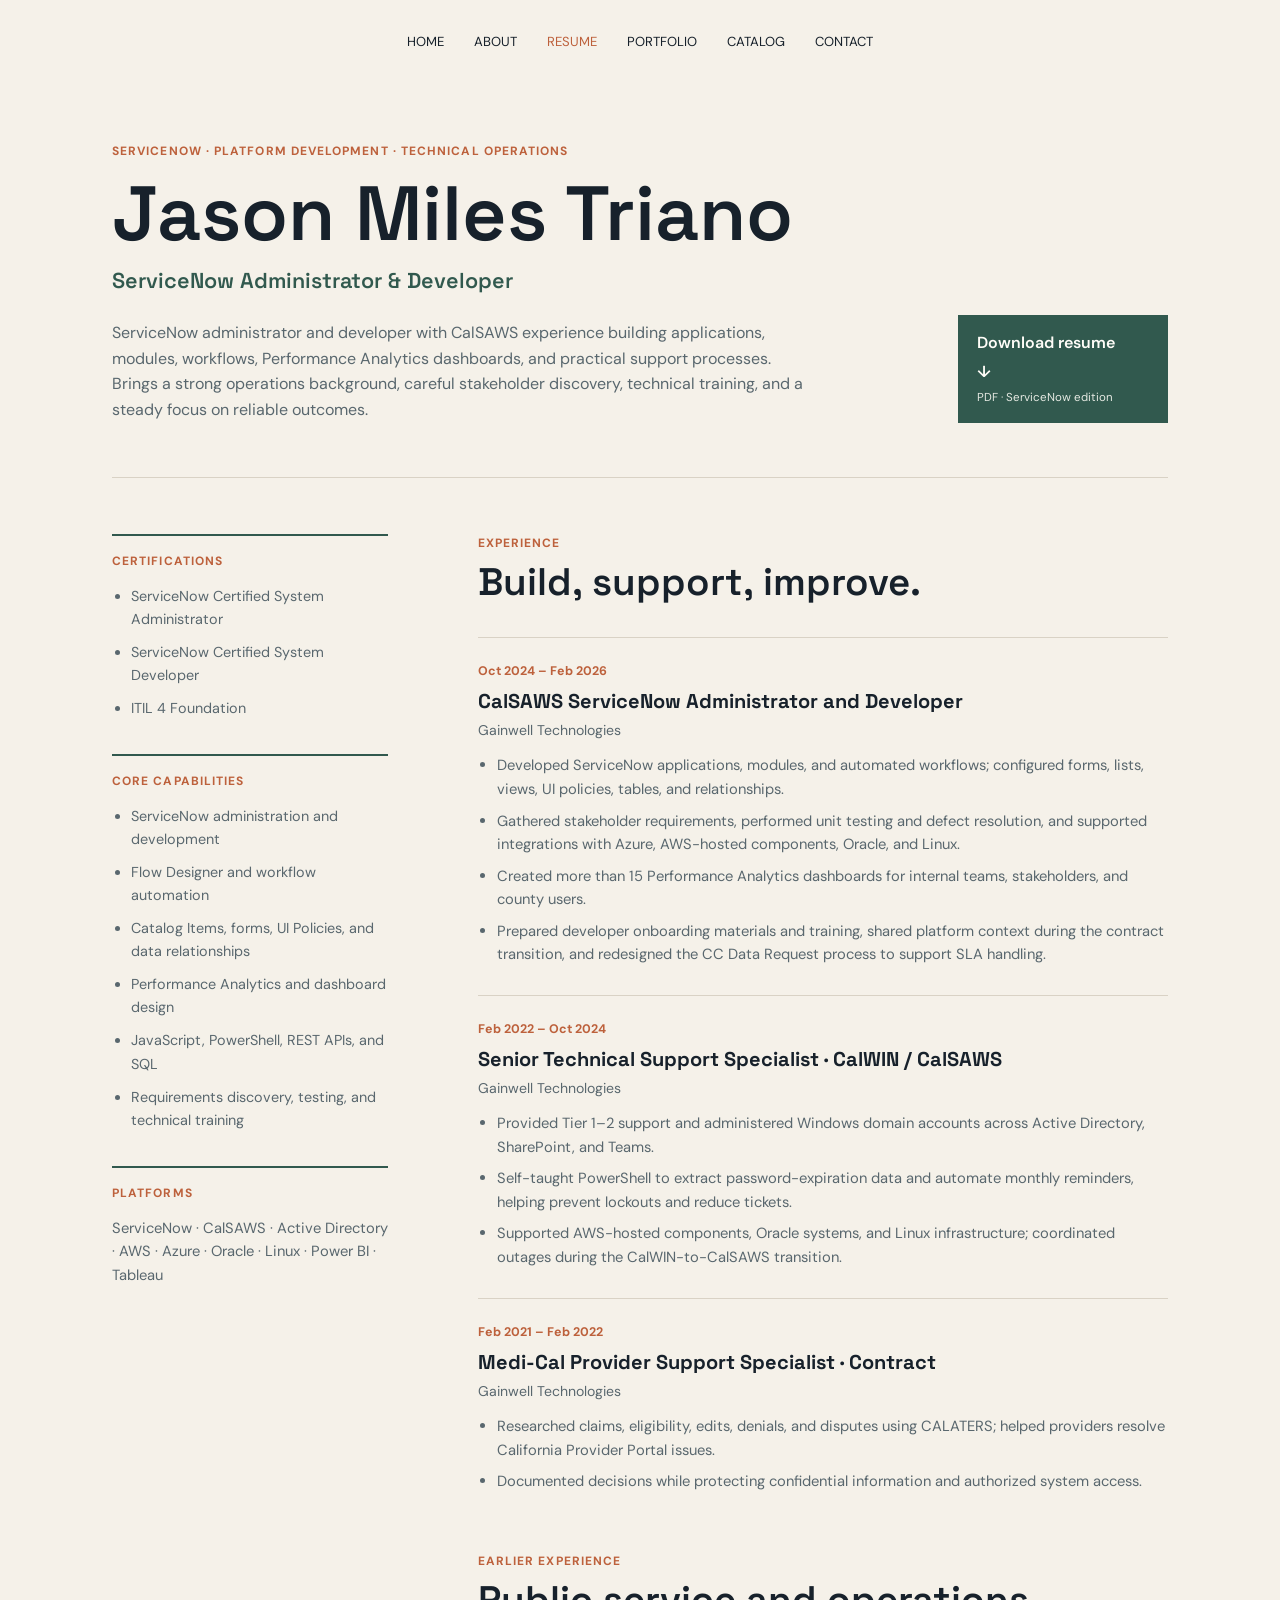
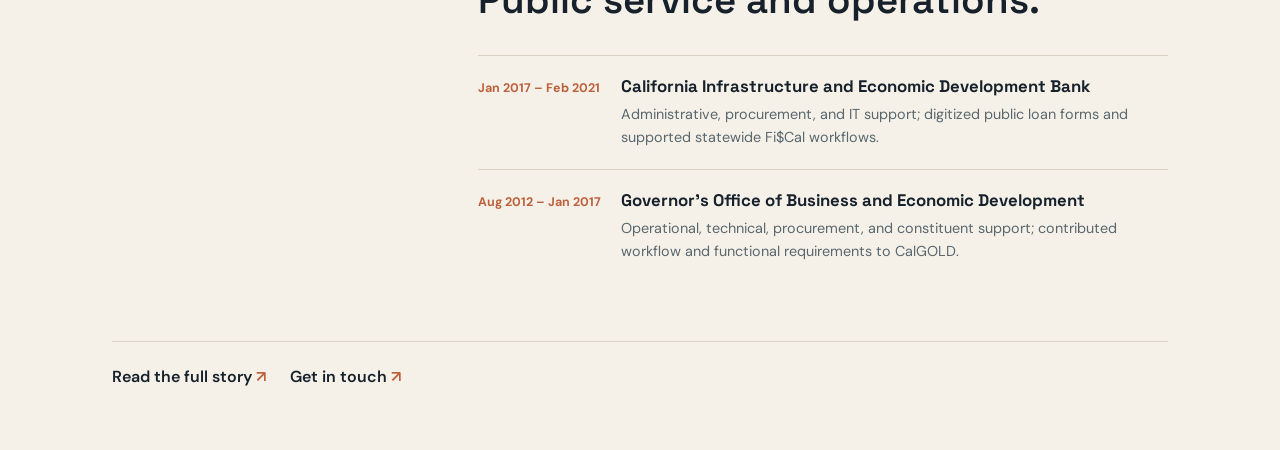
<file: resume.html>
<!DOCTYPE html>
<html lang="en">
<head>
  <meta charset="UTF-8">
  <meta name="viewport" content="width=device-width, initial-scale=1.0">
  <meta name="description" content="ServiceNow administration, development, and technical operations experience for Jason Miles Triano.">
  <title>Resume — Jason Miles Triano</title>
  <link rel="stylesheet" href="resume.css">
  <link href="https://fonts.googleapis.com/css2?family=DM+Sans:wght@400;500;600;700&family=Space+Grotesk:wght@500;600;700&display=swap" rel="stylesheet">
</head>
<body>
  <nav aria-label="Main navigation">
    <ul>
      <li><a href="index.html">Home</a></li>
      <li><a href="about.html">About</a></li>
      <li><a href="resume.html" aria-current="page">Resume</a></li>
      <li><a href="portfolio.html">Portfolio</a></li>
      <li><a href="Catalog.html">Catalog</a></li>
      <li><a href="contact.html">Contact</a></li>
    </ul>
  </nav>

  <main class="resume-page">
    <header class="resume-opening">
      <div>
        <p class="eyebrow">ServiceNow · Platform Development · Technical Operations</p>
        <h1>Jason Miles Triano</h1>
        <p class="resume-role">ServiceNow Administrator &amp; Developer</p>
        <p class="resume-summary">ServiceNow administrator and developer with CalSAWS experience building applications, modules, workflows, Performance Analytics dashboards, and practical support processes. Brings a strong operations background, careful stakeholder discovery, technical training, and a steady focus on reliable outcomes.</p>
      </div>
      <a class="resume-download" href="assets/SNDEvOps%20Resume%20JMT.pdf" download>Download resume <span aria-hidden="true">&#8595;</span><small>PDF · ServiceNow edition</small></a>
    </header>

    <section class="resume-content" aria-label="Resume details">
      <aside class="resume-sidebar">
        <section class="resume-block">
          <p class="section-label">Certifications</p>
          <ul class="cert-list">
            <li>ServiceNow Certified System Administrator</li>
            <li>ServiceNow Certified System Developer</li>
            <li>ITIL 4 Foundation</li>
          </ul>
        </section>
        <section class="resume-block">
          <p class="section-label">Core capabilities</p>
          <ul class="skill-list">
            <li>ServiceNow administration and development</li>
            <li>Flow Designer and workflow automation</li>
            <li>Catalog Items, forms, UI Policies, and data relationships</li>
            <li>Performance Analytics and dashboard design</li>
            <li>JavaScript, PowerShell, REST APIs, and SQL</li>
            <li>Requirements discovery, testing, and technical training</li>
          </ul>
        </section>
        <section class="resume-block">
          <p class="section-label">Platforms</p>
          <p>ServiceNow · CalSAWS · Active Directory · AWS · Azure · Oracle · Linux · Power BI · Tableau</p>
        </section>
      </aside>

      <div class="resume-main">
        <section class="experience-section" aria-labelledby="experience-title">
          <div class="section-heading"><p class="section-label">Experience</p><h2 id="experience-title">Build, support, improve.</h2></div>

          <article class="experience-item">
            <p class="experience-date">Oct 2024 – Feb 2026</p>
            <h3>CalSAWS ServiceNow Administrator and Developer</h3>
            <p class="employer">Gainwell Technologies</p>
            <ul>
              <li>Developed ServiceNow applications, modules, and automated workflows; configured forms, lists, views, UI policies, tables, and relationships.</li>
              <li>Gathered stakeholder requirements, performed unit testing and defect resolution, and supported integrations with Azure, AWS-hosted components, Oracle, and Linux.</li>
              <li>Created more than 15 Performance Analytics dashboards for internal teams, stakeholders, and county users.</li>
              <li>Prepared developer onboarding materials and training, shared platform context during the contract transition, and redesigned the CC Data Request process to support SLA handling.</li>
            </ul>
          </article>

          <article class="experience-item">
            <p class="experience-date">Feb 2022 – Oct 2024</p>
            <h3>Senior Technical Support Specialist · CalWIN / CalSAWS</h3>
            <p class="employer">Gainwell Technologies</p>
            <ul>
              <li>Provided Tier 1–2 support and administered Windows domain accounts across Active Directory, SharePoint, and Teams.</li>
              <li>Self-taught PowerShell to extract password-expiration data and automate monthly reminders, helping prevent lockouts and reduce tickets.</li>
              <li>Supported AWS-hosted components, Oracle systems, and Linux infrastructure; coordinated outages during the CalWIN-to-CalSAWS transition.</li>
            </ul>
          </article>

          <article class="experience-item">
            <p class="experience-date">Feb 2021 – Feb 2022</p>
            <h3>Medi-Cal Provider Support Specialist · Contract</h3>
            <p class="employer">Gainwell Technologies</p>
            <ul>
              <li>Researched claims, eligibility, edits, denials, and disputes using CALATERS; helped providers resolve California Provider Portal issues.</li>
              <li>Documented decisions while protecting confidential information and authorized system access.</li>
            </ul>
          </article>
        </section>

        <section class="earlier-experience" aria-labelledby="earlier-title">
          <div class="section-heading"><p class="section-label">Earlier experience</p><h2 id="earlier-title">Public service and operations.</h2></div>
          <div class="earlier-role"><p>Jan 2017 – Feb 2021</p><div><h3>California Infrastructure and Economic Development Bank</h3><span>Administrative, procurement, and IT support; digitized public loan forms and supported statewide Fi$Cal workflows.</span></div></div>
          <div class="earlier-role"><p>Aug 2012 – Jan 2017</p><div><h3>Governor's Office of Business and Economic Development</h3><span>Operational, technical, procurement, and constituent support; contributed workflow and functional requirements to CalGOLD.</span></div></div>
        </section>
      </div>
    </section>

    <footer class="resume-footer">
      <a href="about.html">Read the full story <span aria-hidden="true">&#8599;</span></a>
      <a href="contact.html">Get in touch <span aria-hidden="true">&#8599;</span></a>
    </footer>
  </main>
</body>
</html>
</file>
<file: workflow-fix.css>
@import url('https://fonts.googleapis.com/css2?family=DM+Sans:wght@400;500;600;700&family=Space+Grotesk:wght@500;600;700&display=swap');

:root {
  --ink: #17212b;
  --muted: #59676e;
  --paper: #f5f1e9;
  --white: #fffdf8;
  --accent: #bd613c;
  --green: #31594e;
  --line: #d9d2c5;
  --max-width: 1120px;
}

* { box-sizing: border-box; }
html { scroll-behavior: smooth; }
body { margin: 0; color: var(--ink); background: var(--paper); font-family: 'DM Sans', sans-serif; line-height: 1.65; }
nav { width: 100%; padding: 28px 24px 0; text-align: center; }
nav ul { display: flex; flex-wrap: wrap; justify-content: center; gap: 10px 34px; margin: 0; padding: 0; list-style: none; }
nav a { color: inherit; font-size: 0.82rem; text-decoration: none; text-transform: uppercase; }
nav a:hover, .project-footer a:hover { color: var(--accent); }

.project-opening { max-width: var(--max-width); min-height: 560px; margin: 0 auto; padding: 120px 32px 84px; }
.eyebrow { margin: 0 0 18px; color: var(--accent); font-size: 0.76rem; font-weight: 700; letter-spacing: 0.1em; text-transform: uppercase; }
.project-opening h1, .overview h2, .workflow-content h2, .artifact-content h2 { margin: 0; font-family: 'Space Grotesk', sans-serif; font-weight: 600; line-height: 1.03; }
.project-opening h1 { max-width: 900px; font-size: clamp(3.4rem, 8vw, 7.2rem); }
.project-opening h1 span { color: var(--green); }
.project-lede { max-width: 620px; margin: 30px 0; color: var(--muted); font-size: 1.12rem; }
.back-link { display: inline-flex; gap: 10px; align-items: center; color: var(--ink); font-size: 0.9rem; text-decoration: none; }
.back-link:hover { color: var(--accent); }

.overview, .workflow-steps, .artifacts { display: grid; grid-template-columns: minmax(150px, 0.36fr) minmax(0, 1fr); gap: clamp(35px, 8vw, 120px); padding: 92px max(32px, calc((100vw - var(--max-width)) / 2 + 32px)); }
.overview { background: var(--white); }
.section-index { display: flex; flex-direction: column; gap: 8px; align-self: start; color: var(--muted); font-size: 0.76rem; text-transform: uppercase; }
.section-index span:first-child { color: var(--accent); font-weight: 700; }
.overview-copy, .workflow-content, .artifact-content { max-width: 780px; }
.overview h2, .workflow-content h2, .artifact-content h2 { max-width: 700px; font-size: clamp(2.2rem, 4.5vw, 4.2rem); }
.overview-copy p { max-width: 690px; margin: 24px 0 0; color: var(--muted); }

.workflow-steps { background: var(--green); color: var(--white); }
.workflow-steps .section-index { color: #d8e3db; }
.workflow-steps .section-index span:first-child { color: #e5b18c; }
.workflow-content h2 { margin-bottom: 42px; }
.workflow-content ol { margin: 0; padding: 0; list-style: none; }
.workflow-content li { display: grid; grid-template-columns: 48px minmax(0, 1fr); gap: 18px; padding: 22px 0; border-top: 1px solid rgb(255 255 255 / 26%); }
.workflow-content li > span { color: #e5b18c; font-size: 0.78rem; }
.workflow-content h3 { margin: 0 0 5px; font-family: 'Space Grotesk', sans-serif; font-size: 1.28rem; }
.workflow-content li p { max-width: 620px; margin: 0; color: #e5e9e2; }

.artifacts { display: block; }
.artifacts > .section-index { margin-bottom: 28px; }
.artifact-content { max-width: var(--max-width); margin-left: auto; }
.artifact-content h2 { margin-bottom: 42px; }
.artifact-gallery { display: grid; grid-template-columns: repeat(2, minmax(0, 1fr)); gap: 30px; align-items: start; }
.artifact { min-width: 0; margin: 0; }
.artifact a { display: block; overflow: hidden; background: var(--white); }
.artifact img { display: block; width: 100%; height: auto; transition: transform 220ms ease; }
.artifact a:hover img { transform: scale(1.015); }
.artifact figcaption { padding-top: 11px; color: var(--muted); font-size: 0.78rem; }
.document-list { margin-top: 56px; border-top: 1px solid var(--line); }
.document-list a { display: flex; justify-content: space-between; gap: 20px; padding: 18px 0; border-bottom: 1px solid var(--line); color: var(--ink); text-decoration: none; }
.document-list a:hover { color: var(--accent); }
.document-list span { flex: 0 0 auto; color: var(--accent); font-size: 0.8rem; }

.project-footer { display: flex; flex-wrap: wrap; justify-content: space-between; gap: 20px; max-width: var(--max-width); margin: 0 auto; padding: 40px 32px 55px; }
.project-footer a { color: var(--ink); font-size: 0.9rem; text-decoration: none; }
a:focus-visible { outline: 3px solid var(--green); outline-offset: 4px; }

@media (max-width: 720px) {
  nav ul { gap: 10px 20px; }
  .project-opening { min-height: auto; padding: 88px 24px 76px; }
  .overview, .workflow-steps { grid-template-columns: 1fr; gap: 28px; padding: 68px 24px; }
  .section-index { flex-direction: row; gap: 14px; }
  .workflow-content h2 { margin-bottom: 30px; }
  .workflow-content li { grid-template-columns: 34px minmax(0, 1fr); gap: 12px; }
  .artifacts { padding: 68px 24px; }
  .artifact-gallery { grid-template-columns: 1fr; gap: 26px; }
  .project-footer { padding: 34px 24px 44px; }
}

@media (prefers-reduced-motion: reduce) {
  html { scroll-behavior: auto; }
  .artifact img { transition: none; }
}
</file>
<file: style.css>
@import url('https://fonts.googleapis.com/css2?family=Inter:wght@300;400;600;700&display=swap');

/* Basic Reset */
* {
  box-sizing: border-box;
}

body {
  margin: 0;
  padding: 0;
  font-family: 'Inter', sans-serif;
  background: #ffffff;
  color: #111;
  text-align: center;
}

/* Navigation */
nav {
  width: 100%;
  text-align: center;
  margin-top: 40px;
}

nav ul {
  list-style: none;
  padding: 0;
  margin: 0;
}

nav ul li {
  display: inline-block;
  margin: 0 20px;
}

nav a {
  text-decoration: none;
  color: #111;
  font-size: 16px;
  letter-spacing: 0.5px;
}

/* ============================
   HERO SECTION
   ============================ */

.hero {
  width: 100%;
  max-width: 900px;
  margin: clamp(160px, 20vh, 190px) auto 120px;
  padding: 0 20px;

  display: flex;
  flex-direction: column;
  align-items: center;
  text-align: center;
}

/* Diamond */
.diamond {
  display: block;
  width: 260px;
  margin: 20px auto 20px auto;

  opacity: 0;
  transform: scale(0.94);
  transform-origin: top center;   /* ⭐ REQUIRED for downward expansion ⭐ */
  transition: opacity 1.2s ease, transform 1.2s ease;
}

.diamond.visible {
  opacity: 1;
  transform: scale(1);
}

/* ============================
   PRINCIPLE LINES
   ============================ */

.beats {
  display: flex;
  flex-direction: column;
  align-items: center;
  gap: 12px;
  margin-top: 0;
}

/* Reveal phase */
.reveal {
  opacity: 0;
  transform: translateY(45px);
  transition: opacity 1.2s ease, transform 1.2s ease;
}

.reveal.visible {
  opacity: 1;
  transform: translateY(0);
}

/* ============================
   CROWN DRIFT KEYFRAMES
   ============================ */

@keyframes driftUp1 {
  from { transform: translateY(0); }
  to   { transform: translateY(-345px); }
}

@keyframes driftUp2 {
  from { transform: translateY(0); }
  to   { transform: translateY(-342px); }
}

@keyframes driftUp3 {
  from { transform: translateY(0); }
  to   { transform: translateY(-340px); }
}

/* ============================
   DIAMOND EXPANSION ANIMATION
   ============================ */

@keyframes diamondExpand {
  from {
    transform: scale(1) translateY(0);
  }
  60% {
    transform: scale(1.28) translateY(20px); /* overshoot + downward push */
  }
  to {
    transform: scale(1.25) translateY(30px); /* final downward expansion */
  }
}

.diamond.expand {
  animation: diamondExpand 1.6s ease forwards;
}

/* Crown drift classes */
.beat.drift1 { animation: driftUp1 2.4s ease forwards; }
.beat.drift2 { animation: driftUp2 2.6s ease forwards; }
.beat.drift3 { animation: driftUp3 2.8s ease forwards; }

.beat {
  font-size: 22px;
  font-weight: 500;
  letter-spacing: 0.2px;
}

/* ============================
   ANCHOR LINE
   ============================ */

.anchor {
  font-size: 26px;
  font-weight: 600;
  line-height: 1.35;
  max-width: 600px;
  margin: 20px auto 0 auto;
  letter-spacing: 0.1px;

  opacity: 0;
  transform: translateY(20px);
  transition: opacity 1.4s ease, transform 1.4s ease;
}

.anchor.visible {
  opacity: 1;
  transform: translateY(0);
}

.anchor-line {
  display: block;
  opacity: 0;
  transform: translateY(12px);
  transition: opacity 0.8s ease, transform 0.8s ease;
}

.anchor-line.visible {
  opacity: 1;
  transform: translateY(0);
}
</file>
<file: portfolio.css>
@import url('https://fonts.googleapis.com/css2?family=DM+Sans:wght@400;500;600;700&family=Space+Grotesk:wght@500;600;700&display=swap');

:root {
  --ink: #17212b;
  --muted: #59676e;
  --paper: #f5f1e9;
  --white: #fffdf8;
  --accent: #bd613c;
  --green: #31594e;
  --line: #d9d2c5;
  --max-width: 1120px;
}

* { box-sizing: border-box; }

html { scroll-behavior: smooth; }

body {
  margin: 0;
  color: var(--ink);
  background: var(--paper);
  font-family: 'DM Sans', sans-serif;
  line-height: 1.65;
}

nav { width: 100%; padding: 28px 24px 0; text-align: center; }

nav ul {
  display: flex;
  flex-wrap: wrap;
  justify-content: center;
  gap: 10px 34px;
  margin: 0;
  padding: 0;
  list-style: none;
}

nav a {
  color: inherit;
  font-size: 0.82rem;
  text-decoration: none;
  text-transform: uppercase;
}

nav a:hover, nav a[aria-current="page"] { color: var(--accent); }

.portfolio-opening {
  position: relative;
  max-width: var(--max-width);
  min-height: 620px;
  margin: 0 auto;
  padding: 120px 32px 74px;
  overflow: hidden;
}

.eyebrow {
  margin: 0 0 18px;
  color: var(--accent);
  font-size: 0.76rem;
  font-weight: 700;
  letter-spacing: 0.1em;
  text-transform: uppercase;
}

.portfolio-opening h1,
.work-heading h2,
.portfolio-close h2 {
  margin: 0;
  font-family: 'Space Grotesk', sans-serif;
  font-weight: 600;
  line-height: 1.02;
}

.portfolio-opening h1 { max-width: 850px; font-size: clamp(3.4rem, 8vw, 7.5rem); }
.portfolio-opening h1 span { color: var(--green); }

.opening-copy {
  max-width: 550px;
  margin: 30px 0 44px;
  color: var(--muted);
  font-size: 1.12rem;
}

.section-links {
  display: flex;
  flex-wrap: wrap;
  gap: 12px 34px;
  max-width: 760px;
  padding-top: 22px;
  border-top: 1px solid var(--line);
  text-align: left;
}

.section-links a {
  display: flex;
  align-items: center;
  gap: 12px;
  color: var(--ink);
  font-size: 0.9rem;
  text-decoration: none;
}

.section-links a:hover { color: var(--accent); }
.section-links span { color: var(--accent); font-size: 0.72rem; }

.opening-mark {
  position: absolute;
  right: 32px;
  bottom: 85px;
  color: var(--muted);
  font-size: 0.75rem;
}

.project-feature {
  display: grid;
  grid-template-columns: minmax(260px, 0.75fr) minmax(0, 1.25fr);
  gap: clamp(36px, 7vw, 90px);
  align-items: center;
  padding: 76px max(32px, calc((100vw - var(--max-width)) / 2 + 32px));
  color: var(--white);
  background: var(--green);
}

.project-feature-copy { max-width: 420px; }
.project-feature-copy .eyebrow { color: #e5b18c; }
.project-feature-copy h2 { margin: 0; font-family: 'Space Grotesk', sans-serif; font-size: clamp(2.1rem, 4vw, 3.6rem); line-height: 1.05; }
.project-feature-copy > p:not(.eyebrow) { margin: 20px 0 28px; color: #e5e9e2; }
.project-feature-copy > a { display: inline-flex; gap: 12px; align-items: center; padding-bottom: 5px; border-bottom: 1px solid #e5b18c; color: var(--white); font-weight: 600; text-decoration: none; }
.project-feature-copy > a span { color: #e5b18c; }
.project-feature-image { margin: 0; }
.project-feature-image img { display: block; width: 100%; height: auto; background: var(--white); }
.project-feature-image figcaption { margin-top: 10px; color: #e5e9e2; font-size: 0.78rem; }

.featured {
  padding: 26px max(32px, calc((100vw - var(--max-width)) / 2 + 32px)) 100px;
  background: var(--white);
}

.section-label {
  display: flex;
  justify-content: space-between;
  gap: 20px;
  padding: 0 0 18px;
  border-bottom: 1px solid var(--line);
  color: var(--muted);
  font-size: 0.75rem;
  text-transform: uppercase;
}

.featured-heading {
  display: grid;
  grid-template-columns: 100px minmax(0, 760px);
  gap: 28px;
  max-width: var(--max-width);
  margin: 66px auto 54px;
}

.case-number {
  margin: -8px 0 0;
  color: var(--green);
  font-family: 'Space Grotesk', sans-serif;
  font-size: 4rem;
  line-height: 1;
}

.featured-heading h2 {
  max-width: 700px;
  margin: 0;
  font-family: 'Space Grotesk', sans-serif;
  font-size: clamp(2.3rem, 5vw, 4.4rem);
  font-weight: 600;
  line-height: 1.05;
}

.featured-summary { max-width: 660px; margin: 24px 0 0; color: var(--muted); font-size: 1.08rem; }

.case-grid {
  display: grid;
  grid-template-columns: repeat(3, minmax(0, 1fr));
  gap: 34px;
  max-width: var(--max-width);
  margin: 0 auto;
}

.case-step { padding-top: 18px; border-top: 2px solid var(--green); }
.step-label { margin: 0 0 20px; color: var(--accent); font-size: 0.76rem; font-weight: 700; }
.step-label span { margin-left: 8px; color: var(--muted); font-weight: 500; text-transform: uppercase; }
.case-step h3, .evidence-note h3 { margin: 0 0 14px; font-family: 'Space Grotesk', sans-serif; font-size: 1.45rem; line-height: 1.2; }
.case-step ul, .evidence-note ul { margin: 0; padding-left: 19px; color: var(--muted); }
.case-step li + li { margin-top: 11px; }

.evidence-note {
  display: grid;
  grid-template-columns: minmax(0, 0.9fr) minmax(0, 1fr);
  gap: 42px;
  max-width: var(--max-width);
  margin: 72px auto 0;
  padding: 30px 0 0;
  border-top: 1px solid var(--line);
}

.evidence-note .eyebrow { margin-bottom: 10px; }
.evidence-note h3 { font-size: 1.7rem; }
.evidence-note p:not(.eyebrow) { max-width: 450px; margin: 0; color: var(--muted); }
.evidence-note ul { columns: 2; column-gap: 36px; }
.evidence-note li { break-inside: avoid; padding: 0 0 9px 2px; }

.work-section {
  max-width: var(--max-width);
  margin: 0 auto;
  padding: 112px 32px 100px;
}

.work-heading { display: grid; grid-template-columns: 1fr 1fr; gap: 0 50px; margin-bottom: 48px; }
.work-heading .eyebrow { grid-column: 1 / -1; }
.work-heading h2 { max-width: 540px; font-size: clamp(2.4rem, 5vw, 4.6rem); }
.work-heading > p:last-child { align-self: end; max-width: 440px; margin: 0 0 4px; color: var(--muted); }

.case-list { border-top: 1px solid var(--line); }

.work-item { border-bottom: 1px solid var(--line); }

.work-item summary {
  display: grid;
  grid-template-columns: 54px minmax(0, 1fr) minmax(130px, 190px) 24px;
  gap: 16px;
  align-items: center;
  min-height: 76px;
  cursor: pointer;
  list-style: none;
}

.work-item summary::-webkit-details-marker { display: none; }
.work-item summary::after { content: '+'; color: var(--accent); font-size: 1.5rem; text-align: center; }
.work-item[open] summary::after { content: '−'; }
.item-number { color: var(--accent); font-size: 0.78rem; }
.item-title { font-family: 'Space Grotesk', sans-serif; font-size: 1.08rem; font-weight: 600; }
.item-category { color: var(--muted); font-size: 0.78rem; text-align: right; }
.item-body { display: grid; grid-template-columns: repeat(3, minmax(0, 1fr)); gap: 22px; padding: 0 40px 25px 70px; color: var(--muted); font-size: 0.92rem; }
.item-body p { margin: 0; }
.item-body strong { display: block; margin-bottom: 5px; color: var(--green); font-size: 0.73rem; text-transform: uppercase; }
.item-body code { color: var(--ink); font-family: 'DM Sans', sans-serif; }

.technical-section {
  max-width: none;
  padding-right: max(32px, calc((100vw - var(--max-width)) / 2 + 32px));
  padding-left: max(32px, calc((100vw - var(--max-width)) / 2 + 32px));
  background: #e9eee8;
}

.technical-section .work-heading,
.technical-section .case-list { max-width: calc(var(--max-width) - 64px); margin-right: auto; margin-left: auto; }

.portfolio-close {
  padding: 100px 32px 110px;
  text-align: center;
}

.portfolio-close h2 { max-width: 700px; margin: 0 auto; font-size: clamp(2.4rem, 5vw, 4.7rem); }
.contact-link { display: inline-flex; gap: 14px; margin-top: 32px; padding-bottom: 5px; border-bottom: 1px solid var(--accent); color: var(--ink); font-weight: 600; text-decoration: none; }
.contact-link span { color: var(--accent); }

a:focus-visible, summary:focus-visible { outline: 3px solid var(--green); outline-offset: 4px; }

@media (max-width: 760px) {
  nav ul { gap: 10px 20px; }
  .portfolio-opening { min-height: auto; padding: 90px 24px 65px; }
  .opening-mark { right: 24px; bottom: 22px; }
  .section-links { max-width: calc(100% - 70px); gap: 14px 22px; }
  .project-feature { grid-template-columns: 1fr; gap: 30px; padding: 60px 24px; }
  .project-feature-copy { max-width: 520px; }
  .featured { padding: 24px 24px 72px; }
  .section-label { flex-direction: column; gap: 4px; }
  .featured-heading { grid-template-columns: 56px minmax(0, 1fr); gap: 14px; margin: 48px auto 40px; }
  .case-number { font-size: 2.8rem; }
  .case-grid { grid-template-columns: 1fr; gap: 30px; }
  .evidence-note { grid-template-columns: 1fr; gap: 22px; margin-top: 48px; }
  .evidence-note ul { columns: 1; }
  .work-section { padding: 82px 24px 76px; }
  .work-heading { grid-template-columns: 1fr; gap: 16px; }
  .work-heading .eyebrow { grid-column: auto; }
  .work-heading > p:last-child { margin-top: 2px; }
  .work-item summary { grid-template-columns: 35px minmax(0, 1fr) 24px; gap: 10px; padding: 12px 0; }
  .item-category { grid-column: 2; grid-row: 2; text-align: left; }
  .work-item summary::after { grid-column: 3; grid-row: 1 / span 2; }
  .item-body { grid-template-columns: 1fr; gap: 14px; padding: 2px 12px 24px 45px; }
  .technical-section { padding-right: 24px; padding-left: 24px; }
  .technical-section .work-heading, .technical-section .case-list { max-width: none; }
  .portfolio-close { padding: 78px 24px 88px; }
}

@media (prefers-reduced-motion: reduce) {
  html { scroll-behavior: auto; }
}
</file>
<file: resume.css>
@import url('https://fonts.googleapis.com/css2?family=DM+Sans:wght@400;500;600;700&family=Space+Grotesk:wght@500;600;700&display=swap');

:root {
  --ink: #17212b;
  --muted: #59676e;
  --paper: #f5f1e9;
  --white: #fffdf8;
  --accent: #bd613c;
  --green: #31594e;
  --line: #d9d2c5;
  --max-width: 1120px;
}

* { box-sizing: border-box; }
body { margin: 0; color: var(--ink); background: var(--paper); font-family: 'DM Sans', sans-serif; line-height: 1.6; }
nav { width: 100%; padding: 28px 24px 0; text-align: center; }
nav ul { display: flex; flex-wrap: wrap; justify-content: center; gap: 10px 30px; margin: 0; padding: 0; list-style: none; }
nav a { color: inherit; font-size: 0.82rem; text-decoration: none; text-transform: uppercase; }
nav a:hover, nav a[aria-current="page"] { color: var(--accent); }

.resume-page { max-width: var(--max-width); margin: 0 auto; padding: 88px 32px 60px; }
.resume-opening { display: flex; align-items: end; justify-content: space-between; gap: 50px; padding-bottom: 54px; border-bottom: 1px solid var(--line); }
.eyebrow, .section-label { margin: 0 0 14px; color: var(--accent); font-size: 0.75rem; font-weight: 700; letter-spacing: 0.09em; text-transform: uppercase; }
.resume-opening h1 { margin: 0; font-family: 'Space Grotesk', sans-serif; font-size: clamp(3rem, 6vw, 5.7rem); font-weight: 600; line-height: 1; }
.resume-role { margin: 12px 0 0; color: var(--green); font-family: 'Space Grotesk', sans-serif; font-size: 1.35rem; font-weight: 600; }
.resume-summary { max-width: 700px; margin: 22px 0 0; color: var(--muted); font-size: 1rem; }
.resume-download { display: grid; flex: 0 0 210px; gap: 4px; padding: 14px 18px; border: 1px solid var(--green); color: var(--white); background: var(--green); font-weight: 600; text-decoration: none; }
.resume-download span { float: right; }
.resume-download small { color: #e5e9e2; font-size: 0.72rem; font-weight: 400; }
.resume-download:hover { color: var(--green); background: transparent; }
.resume-download:hover small { color: var(--muted); }

.resume-content { display: grid; grid-template-columns: minmax(220px, 0.68fr) minmax(0, 1.7fr); gap: clamp(42px, 7vw, 96px); padding-top: 56px; }
.resume-sidebar { display: flex; flex-direction: column; gap: 34px; }
.resume-block { padding-top: 16px; border-top: 2px solid var(--green); }
.resume-block p:not(.section-label) { margin: 0; color: var(--muted); font-size: 0.92rem; }
.cert-list, .skill-list { display: grid; gap: 10px; margin: 0; padding-left: 19px; color: var(--muted); font-size: 0.9rem; }
.resume-main { min-width: 0; }
.section-heading { margin-bottom: 34px; }
.section-heading .section-label { margin-bottom: 8px; }
.section-heading h2 { margin: 0; font-family: 'Space Grotesk', sans-serif; font-size: clamp(1.8rem, 3vw, 2.8rem); font-weight: 600; line-height: 1.1; }
.experience-item { padding: 24px 0 28px; border-top: 1px solid var(--line); }
.experience-date, .earlier-role > p { margin: 0 0 7px; color: var(--accent); font-size: 0.78rem; font-weight: 700; }
.experience-item h3, .earlier-role h3 { margin: 0; font-family: 'Space Grotesk', sans-serif; font-size: 1.25rem; line-height: 1.25; }
.employer { margin: 5px 0 13px; color: var(--muted); font-size: 0.88rem; }
.experience-item ul { display: grid; gap: 8px; margin: 0; padding-left: 19px; color: var(--muted); font-size: 0.92rem; }
.earlier-experience { margin-top: 30px; }
.earlier-role { display: grid; grid-template-columns: 128px minmax(0, 1fr); gap: 15px; padding: 20px 0; border-top: 1px solid var(--line); }
.earlier-role > p { margin: 3px 0 0; }
.earlier-role h3 { font-size: 1.05rem; }
.earlier-role span { display: block; margin-top: 6px; color: var(--muted); font-size: 0.9rem; }
.resume-footer { display: flex; flex-wrap: wrap; gap: 24px; margin-top: 58px; padding-top: 22px; border-top: 1px solid var(--line); }
.resume-footer a { color: var(--ink); font-weight: 600; text-decoration: none; }
.resume-footer a:hover { color: var(--accent); }
.resume-footer span { color: var(--accent); }
a:focus-visible { outline: 3px solid var(--green); outline-offset: 4px; }

@media (max-width: 760px) {
  nav ul { gap: 10px 18px; }
  .resume-page { padding: 68px 24px 45px; }
  .resume-opening { align-items: start; flex-direction: column; gap: 28px; }
  .resume-download { flex-basis: auto; min-width: 210px; }
  .resume-content { grid-template-columns: 1fr; gap: 54px; }
  .resume-sidebar { display: grid; grid-template-columns: repeat(2, minmax(0, 1fr)); gap: 28px; }
  .resume-block:last-child { grid-column: 1 / -1; }
}

@media (max-width: 480px) {
  .resume-sidebar { grid-template-columns: 1fr; }
  .resume-block:last-child { grid-column: auto; }
  .earlier-role { grid-template-columns: 1fr; gap: 5px; }
}
</file>
